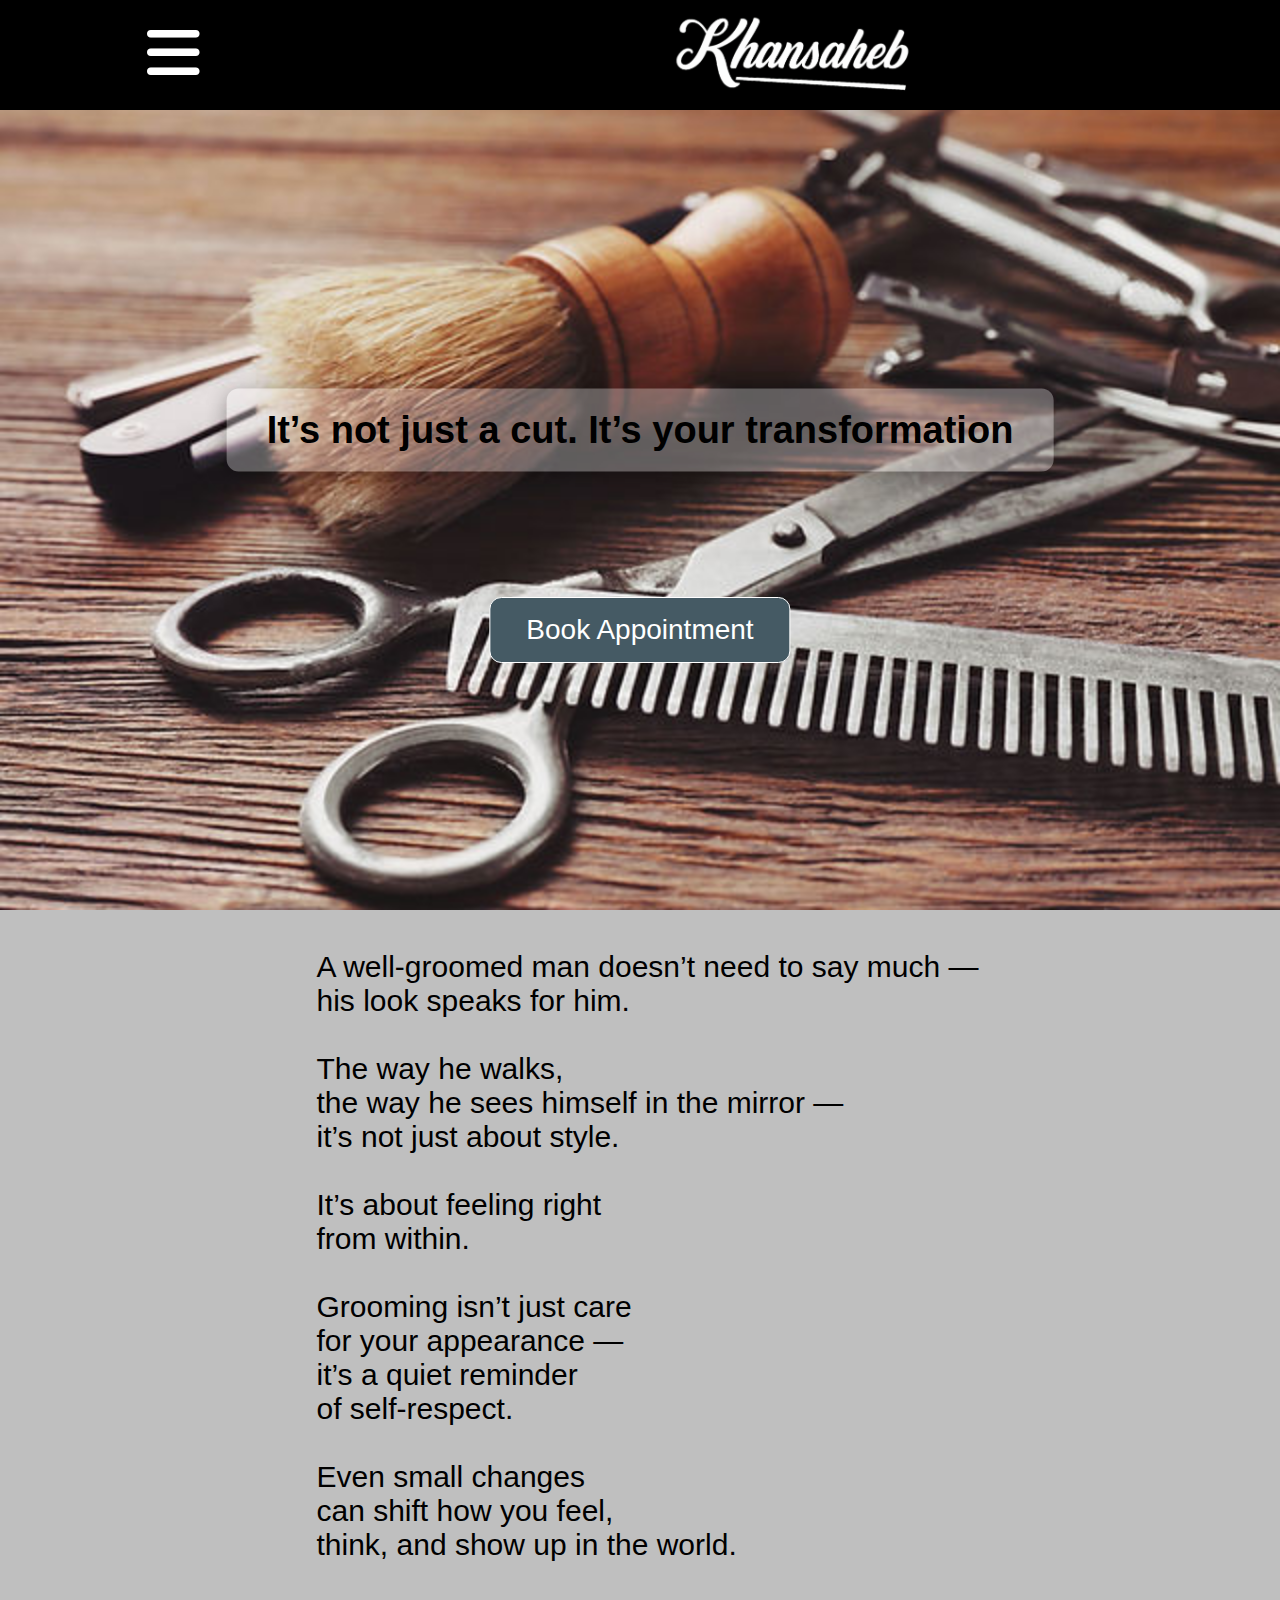
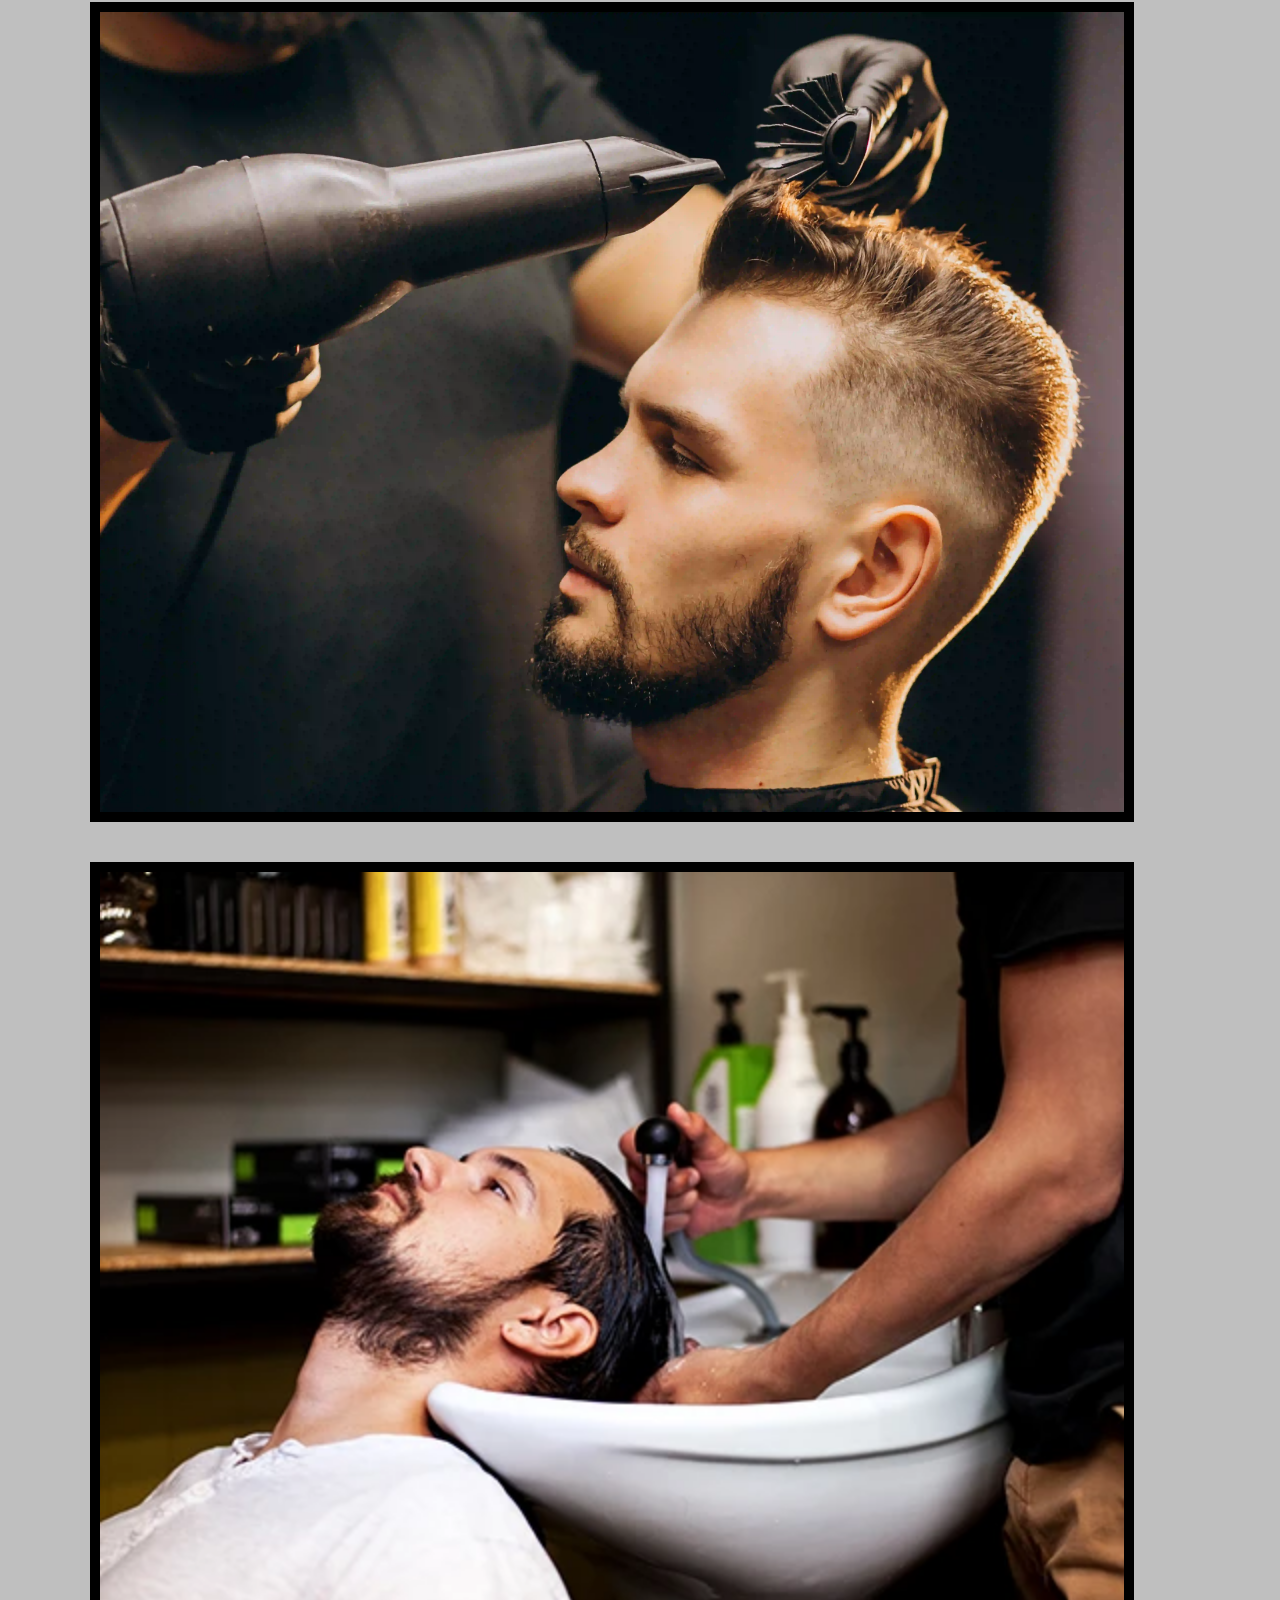
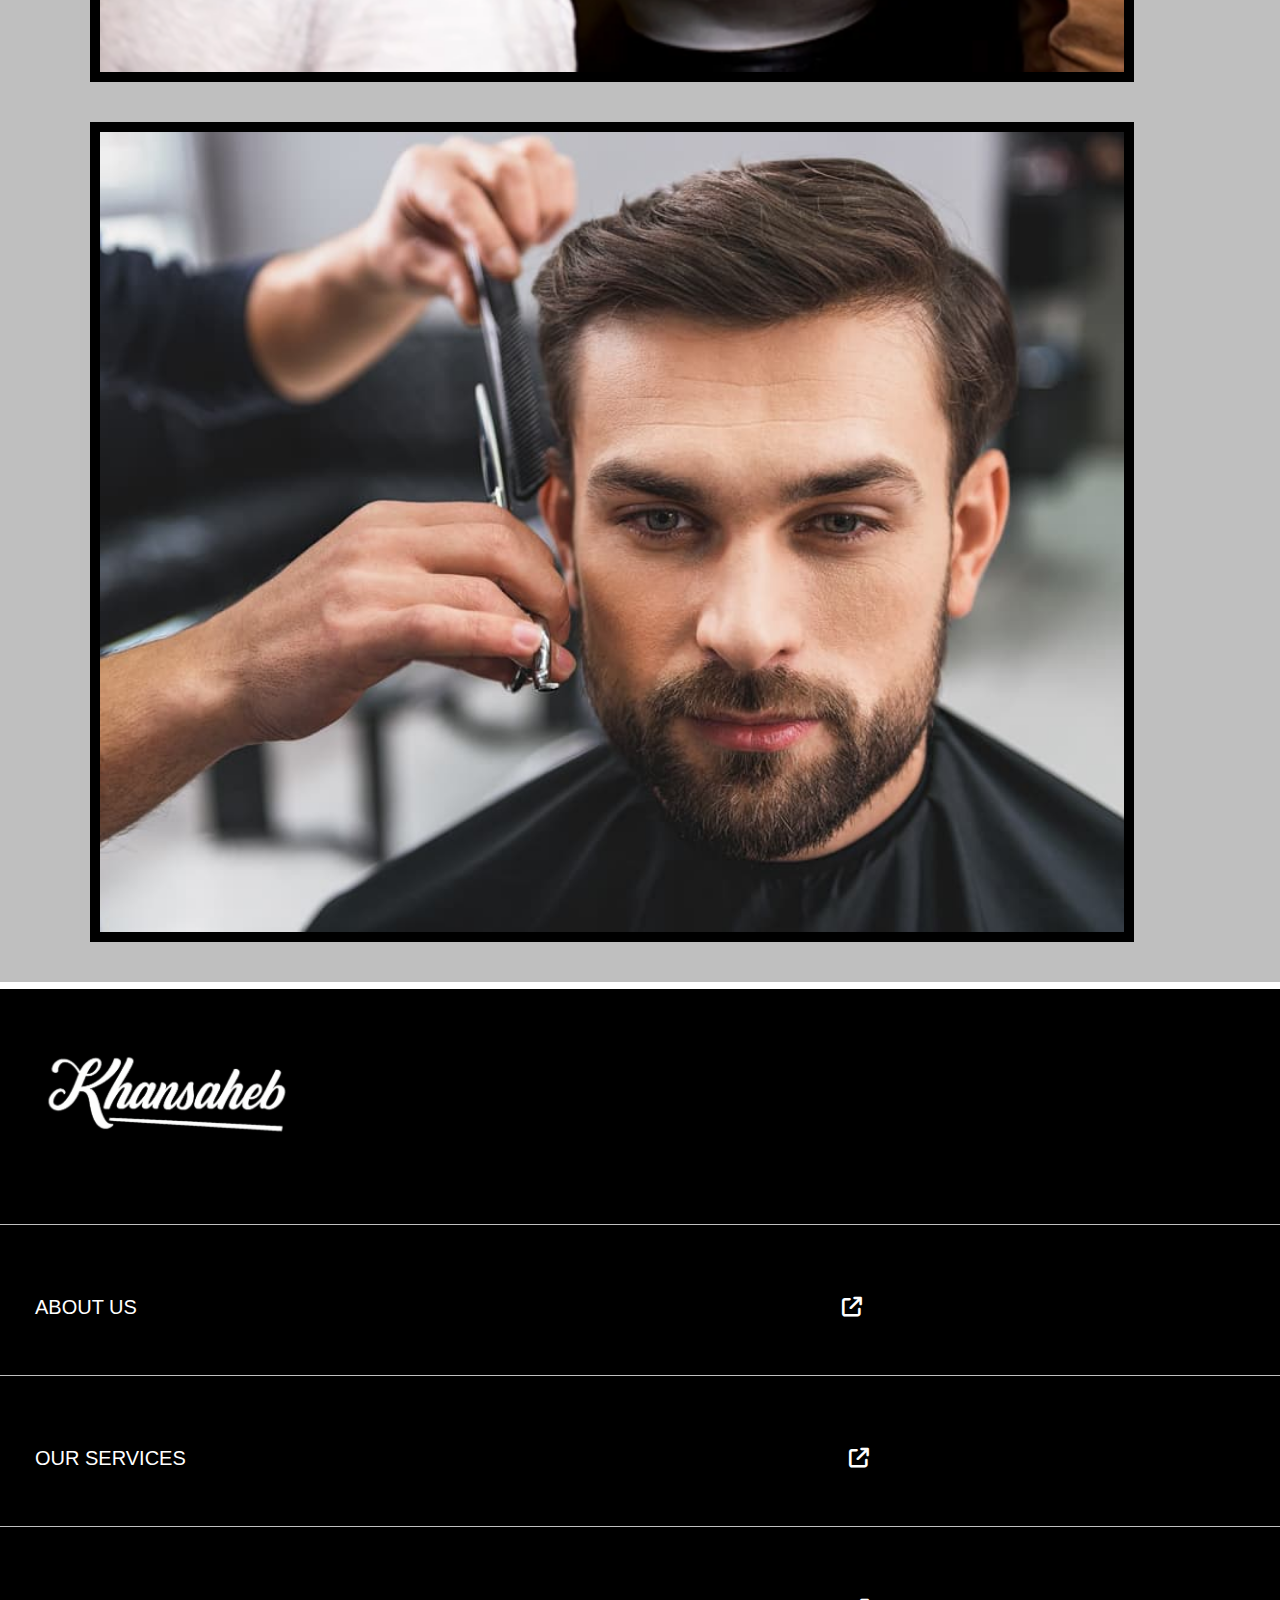
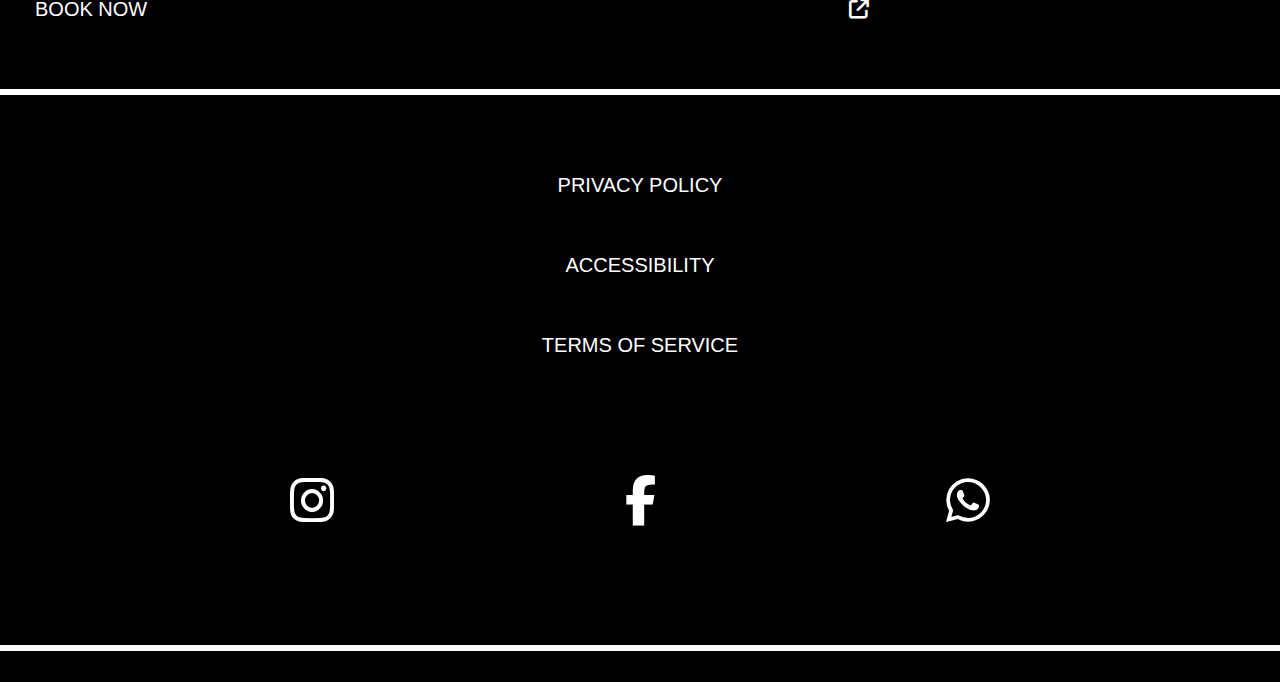
<file: index.html>
<!DOCTYPE html>
<html lang="en">
<head>
    <meta charset="UTF-8">
    <title>Men Salon</title>
    <link rel="stylesheet" href="salon.css">
    <link rel="stylesheet" href="https://cdnjs.cloudflare.com/ajax/libs/font-awesome/6.6.0/css/all.min.css">
</head>
<body class="body">
    <div class="header">
        <div class="nav-bar">
            <button class="nav-btn"><i id="menu-icon" class="fa-solid fa-bars"></i></button>
            <div class="sidebar">
                <ul class="menu-list">
                     <span class="closeBtn">×</span>
                    <li id="home">HOME</li>
                    <li id="about">ABOUT US</li>
                    <li id="services">SERVICES</li>
                    <li id="contact">CONTACT US</li>
                </ul>
            </div>
        </div>
        <div class="logo">
        </div>
    </div>
    <div class="body-box">
        <div class="book-image">
            <div class="text">
                <h1>It’s not just a cut. It’s your transformation</h1>
            </div>
        </div>
        <div class="btn-box">
            <button id="openpopupBtn" class="btn">Book Appointment</button>
        </div>
    </div>
    <div class="body-box2">
        <p>A well-groomed man doesn’t need to say much —<br>
  his look speaks for him.<br><br>

  The way he walks,<br>
  the way he sees himself in the mirror —<br>
  it’s not just about style.<br><br>

  It’s about feeling right<br>
  from within.<br><br>

  Grooming isn’t just care<br>
  for your appearance —<br>
  it’s a quiet reminder<br>
  of self-respect.<br><br>

  Even small changes<br>
  can shift how you feel,<br>
  think, and show up in the world.
</p>
    </div>
    <div class="img1"></div>
    <div class="img2"></div>
    <div class="img3"></div>
    <div class="footerbody">
        <div class="footer">
        <div class="footer-logo"></div>
        <div class="box1">
            <p id="about-page" class="box-text">ABOUT US <i class="fa-solid fa-arrow-up-right-from-square foot-icon1"></i> </p>
        </div>
        <div class="box2">
            <p id="service-page" class="box-text">OUR SERVICES <i class="fa-solid fa-arrow-up-right-from-square foot-icon2"></i> </p>
        </div>
        <div class="box3">
            <p id="form-page" class="box-text">BOOK NOW <i class="fa-solid fa-arrow-up-right-from-square foot-icon3"></i> </p>
        </div>
    </div>
    <div class="footer2">
        <div class="box-footer2 box-1st">
            <p id="privacy-page" class="box-footer2-text">PRIVACY POLICY</p>
        </div>
        <div class="box-footer2">
            <p id="access-page" class="box-footer2-text">ACCESSIBILITY</p>
        </div>
        <div class="box-footer2">
            <p id="terms-page" class="box-footer2-text">TERMS OF SERVICE</p>
        </div>
        <div class="social">
            <i id="insta"class="fa-brands fa-instagram"></i>
            <i id="facebook" class="fa-brands fa-facebook-f"></i>
            <i id="whatsapp"class="fa-brands fa-whatsapp"></i>
        </div>
    </div>
    </div>
  </div>
</div>    
</body>
<script src="salon.js"></script>
</html>
</file>
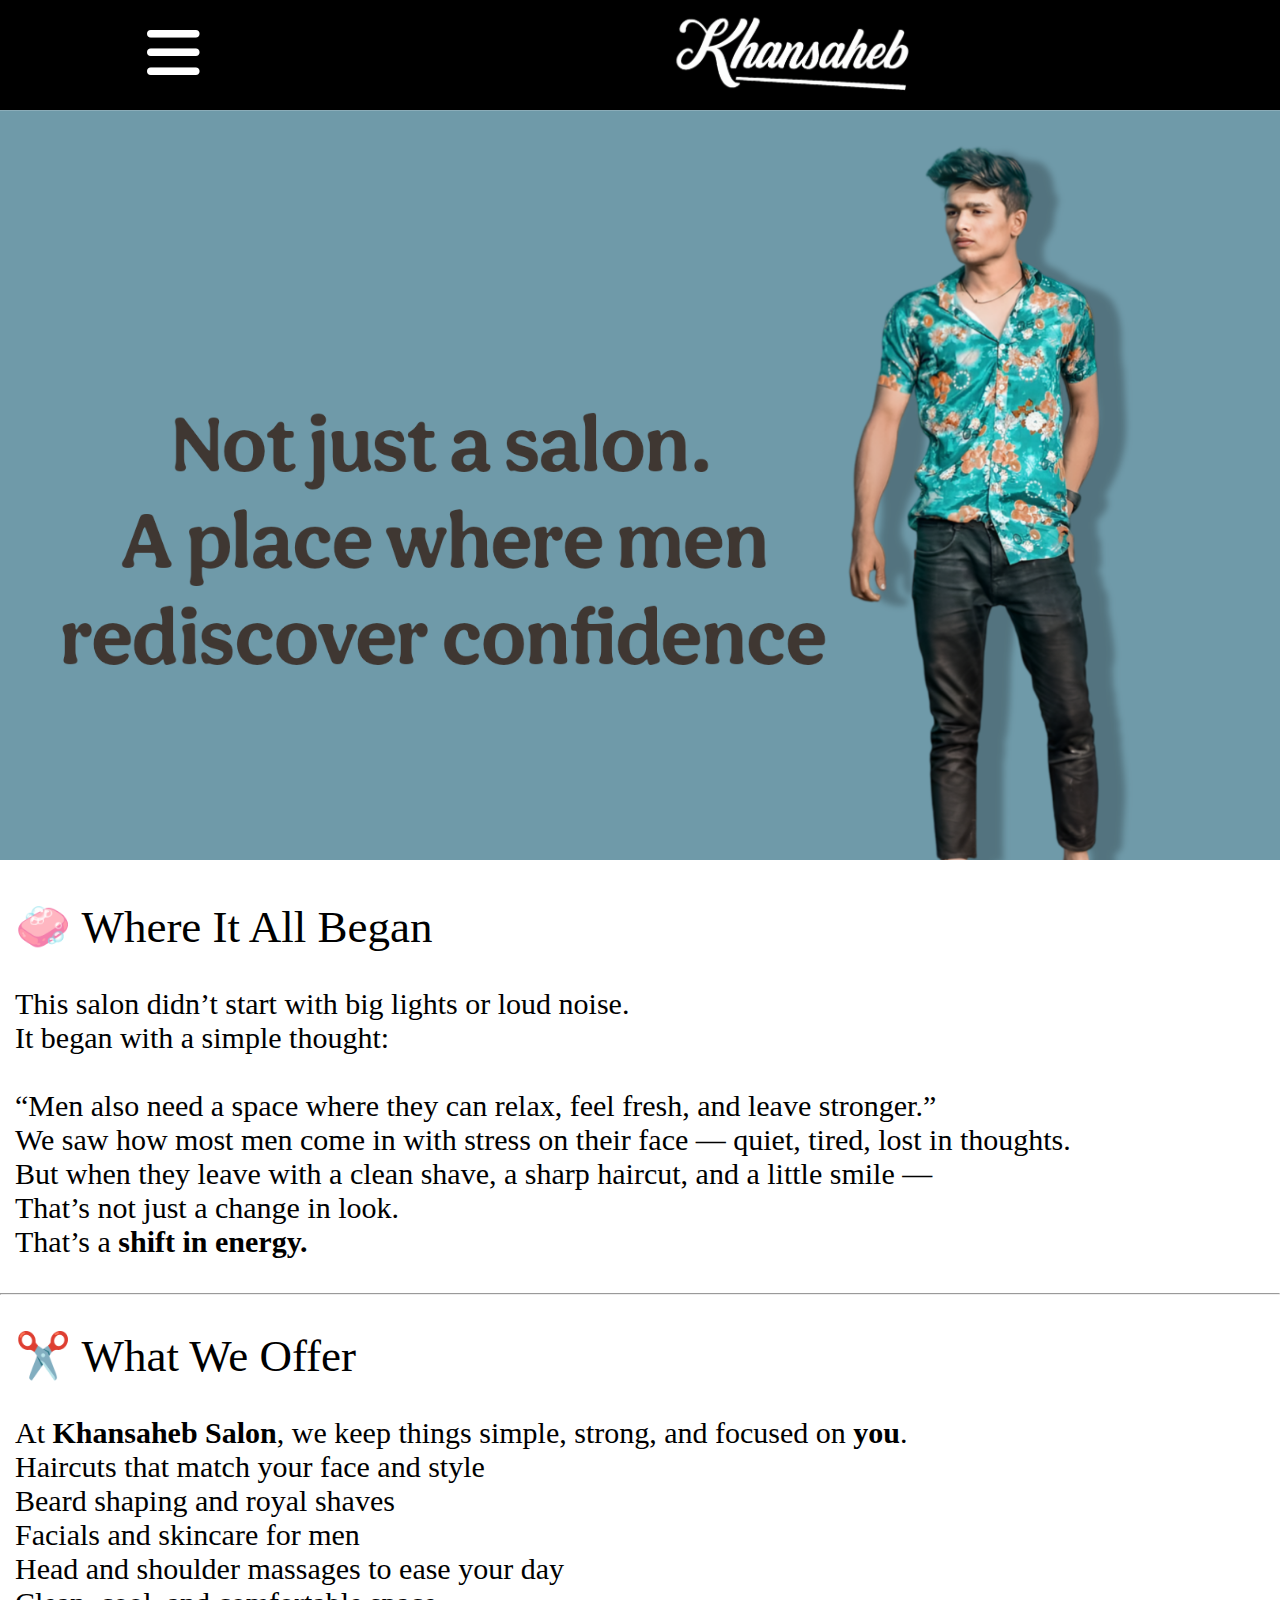
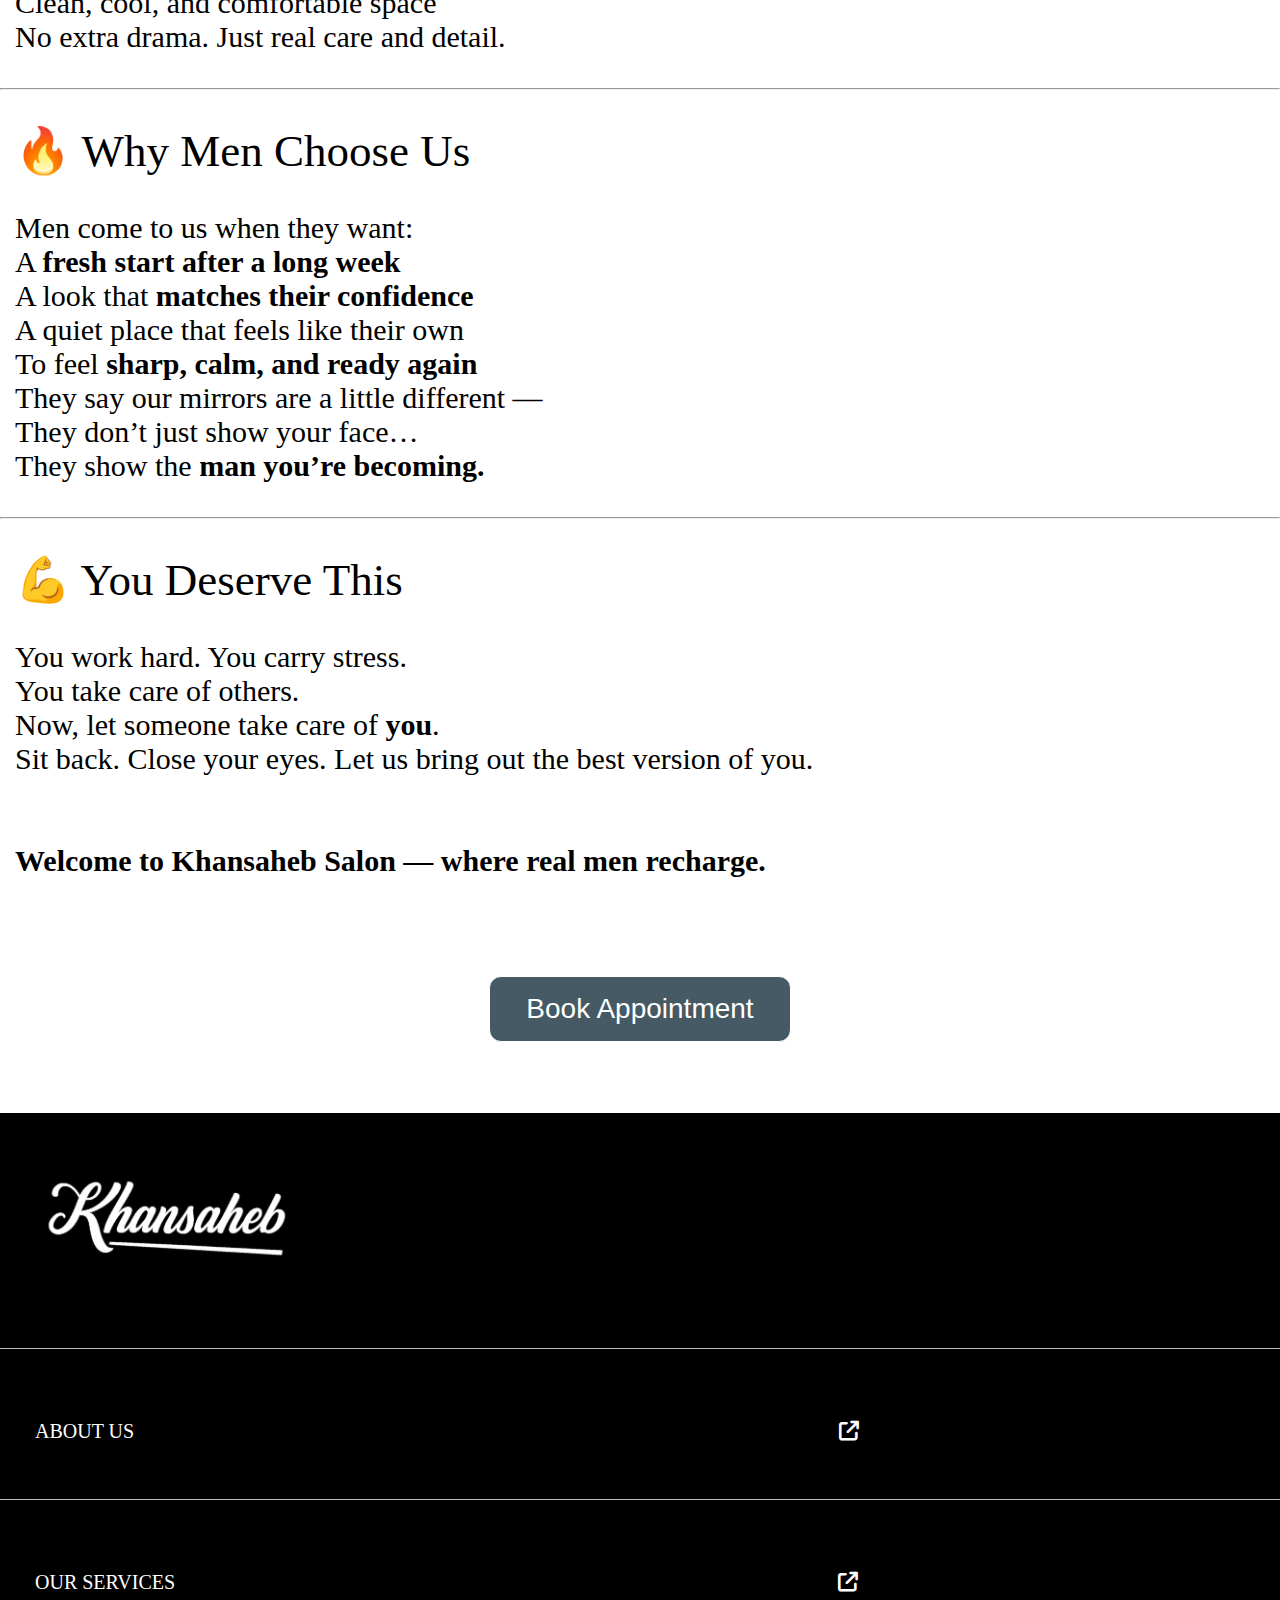
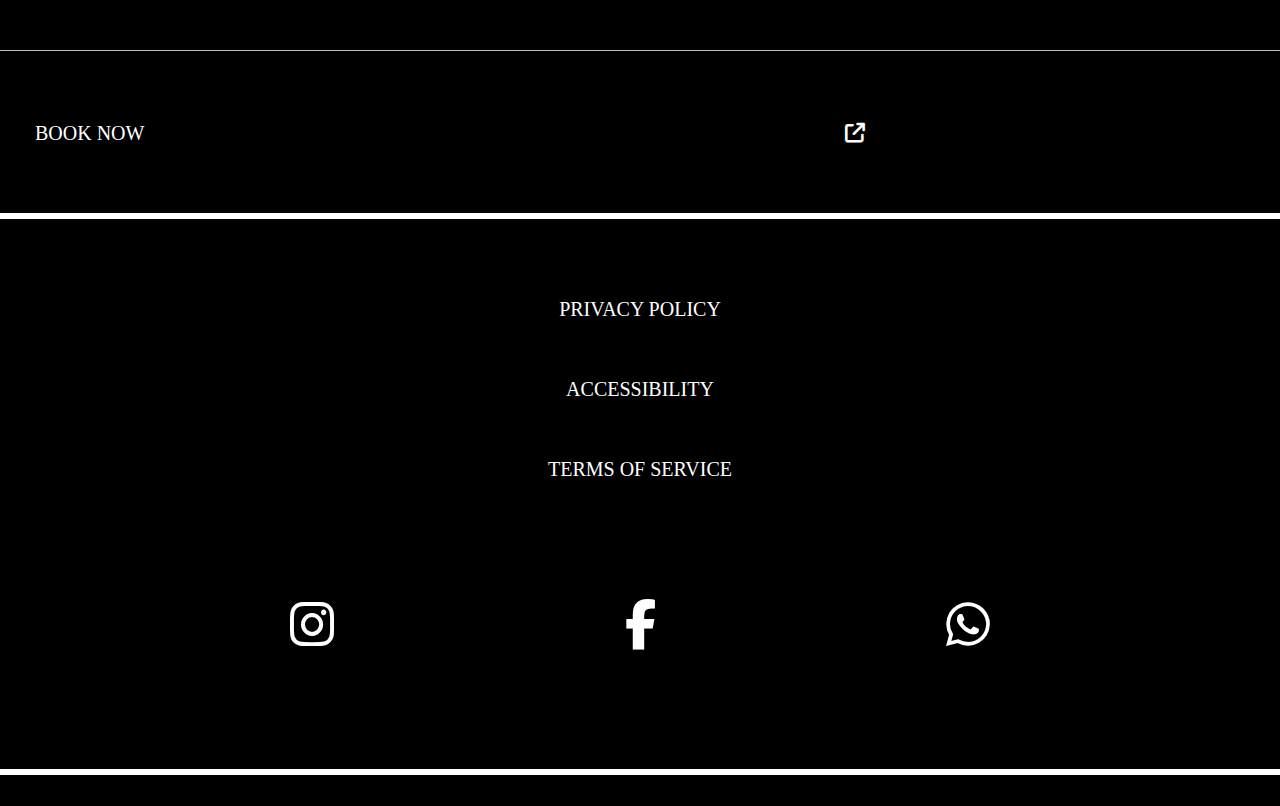
<file: aboutus.html>
<!DOCTYPE html>
<html lang="en">
<head>
    <meta charset="UTF-8">
    <title>about us page</title>
    <link rel="stylesheet" href="salon.css">
    <link rel="stylesheet" href="aboutus.css">
    <link rel="stylesheet" href="https://cdnjs.cloudflare.com/ajax/libs/font-awesome/6.6.0/css/all.min.css">
</head>
<body>
    <div class="header">
        <div class="nav-bar">
            <button class="nav-btn"><i id="menu-icon" class="fa-solid fa-bars"></i></button>
            <div class="sidebar">
                <ul class="menu-list">
                     <span class="closeBtn">×</span>
                    <li id="home">HOME</li>
                    <li id="about">ABOUT US</li>
                    <li id="services">SEVICES</li>
                    <li id="contact">CONTACT US</li>
                </ul>
            </div>
        </div>
        <div class="logo">
        </div>
    </div>
    <div class="about-img"></div>
    <div class="about-text">
  <h2>🧼 Where It All Began</h2>
  <br>
  <p>This salon didn’t start with big lights or loud noise.<br>
  It began with a simple thought:</p>
  <br>

  <blockquote>
      
    “Men also need a space where they can relax, feel fresh, and leave stronger.”
  </blockquote>

  <p>We saw how most men come in with stress on their face — quiet, tired, lost in thoughts.<br>
  But when they leave with a clean shave, a sharp haircut, and a little smile —<br>
  That’s not just a change in look.<br>
  That’s a <strong>shift in energy.</strong></p>
  <br>

  <hr>

  <br>
  <h2>✂️ What We Offer</h2>
  <br>
  <p>At <strong>Khansaheb Salon</strong>, we keep things simple, strong, and focused on <strong>you</strong>.</p>

  <ul>
    <li>Haircuts that match your face and style</li>
    <li>Beard shaping and royal shaves</li>
    <li>Facials and skincare for men</li>
    <li>Head and shoulder massages to ease your day</li>
    <li>Clean, cool, and comfortable space</li>
  </ul>

  <p>No extra drama. Just real care and detail.</p>
  <br>

  <hr>

  <br>
  <h2>🔥 Why Men Choose Us</h2>
  <br>
  <p>Men come to us when they want:</p>

  <ul>
    <li>A <strong>fresh start after a long week</strong></li>
    <li>A look that <strong>matches their confidence</strong></li>
    <li>A quiet place that feels like their own</li>
    <li>To feel <strong>sharp, calm, and ready again</strong></li>
  </ul>

  <p>They say our mirrors are a little different —<br>
  They don’t just show your face…<br>
  They show the <strong>man you’re becoming.</strong></p>
  <br>

  <hr>

  <br>
  <h2>💪 You Deserve This</h2>
  <br>
  <p>You work hard. You carry stress.<br>
  You take care of others.</p>

  <p>Now, let someone take care of <strong>you</strong>.<br>
  Sit back. Close your eyes. Let us bring out the best version of you.</p>
  <br>
  <br>

  <p><strong>Welcome to Khansaheb Salon — where real men recharge.</strong></p>
  <br>
    </div>
   <div class="btn-about">
       <div class="btn-box">
            <button id="openpopupBtn" class="btn">Book Appointment</button>
        </div>
       </div>
   <div class="footerbody">
        <div class="footer">
        <div class="footer-logo"></div>
        <div class="box1">
            <p id="about-page" class="box-text">ABOUT US <i class="fa-solid fa-arrow-up-right-from-square foot-icon1"></i> </p>
        </div>
        <div class="box2">
            <p id="service-page" class="box-text">OUR SERVICES <i class="fa-solid fa-arrow-up-right-from-square foot-icon2"></i> </p>
        </div>
        <div class="box3">
            <p id="form-page" class="box-text">BOOK NOW <i class="fa-solid fa-arrow-up-right-from-square foot-icon3"></i> </p>
        </div>
    </div>
    <div class="footer2">
        <div class="box-footer2 box-1st">
            <p id="privacy-page" class="box-footer2-text">PRIVACY POLICY</p>
        </div>
        <div class="box-footer2">
            <p id="access-page" class="box-footer2-text">ACCESSIBILITY</p>
        </div>
        <div class="box-footer2">
            <p id="terms-page" class="box-footer2-text">TERMS OF SERVICE</p>
        </div>
        <div class="social">
            <i id="insta" class="fa-brands fa-instagram"></i>
            <i id="facebook" class="fa-brands fa-facebook-f"></i>
            <i id="whatsapp" class="fa-brands fa-whatsapp"></i>
        </div>
    </div>
    </div>
  </div>
</div>

</body>
<script src="salon.js"></script>
</html>
</file>
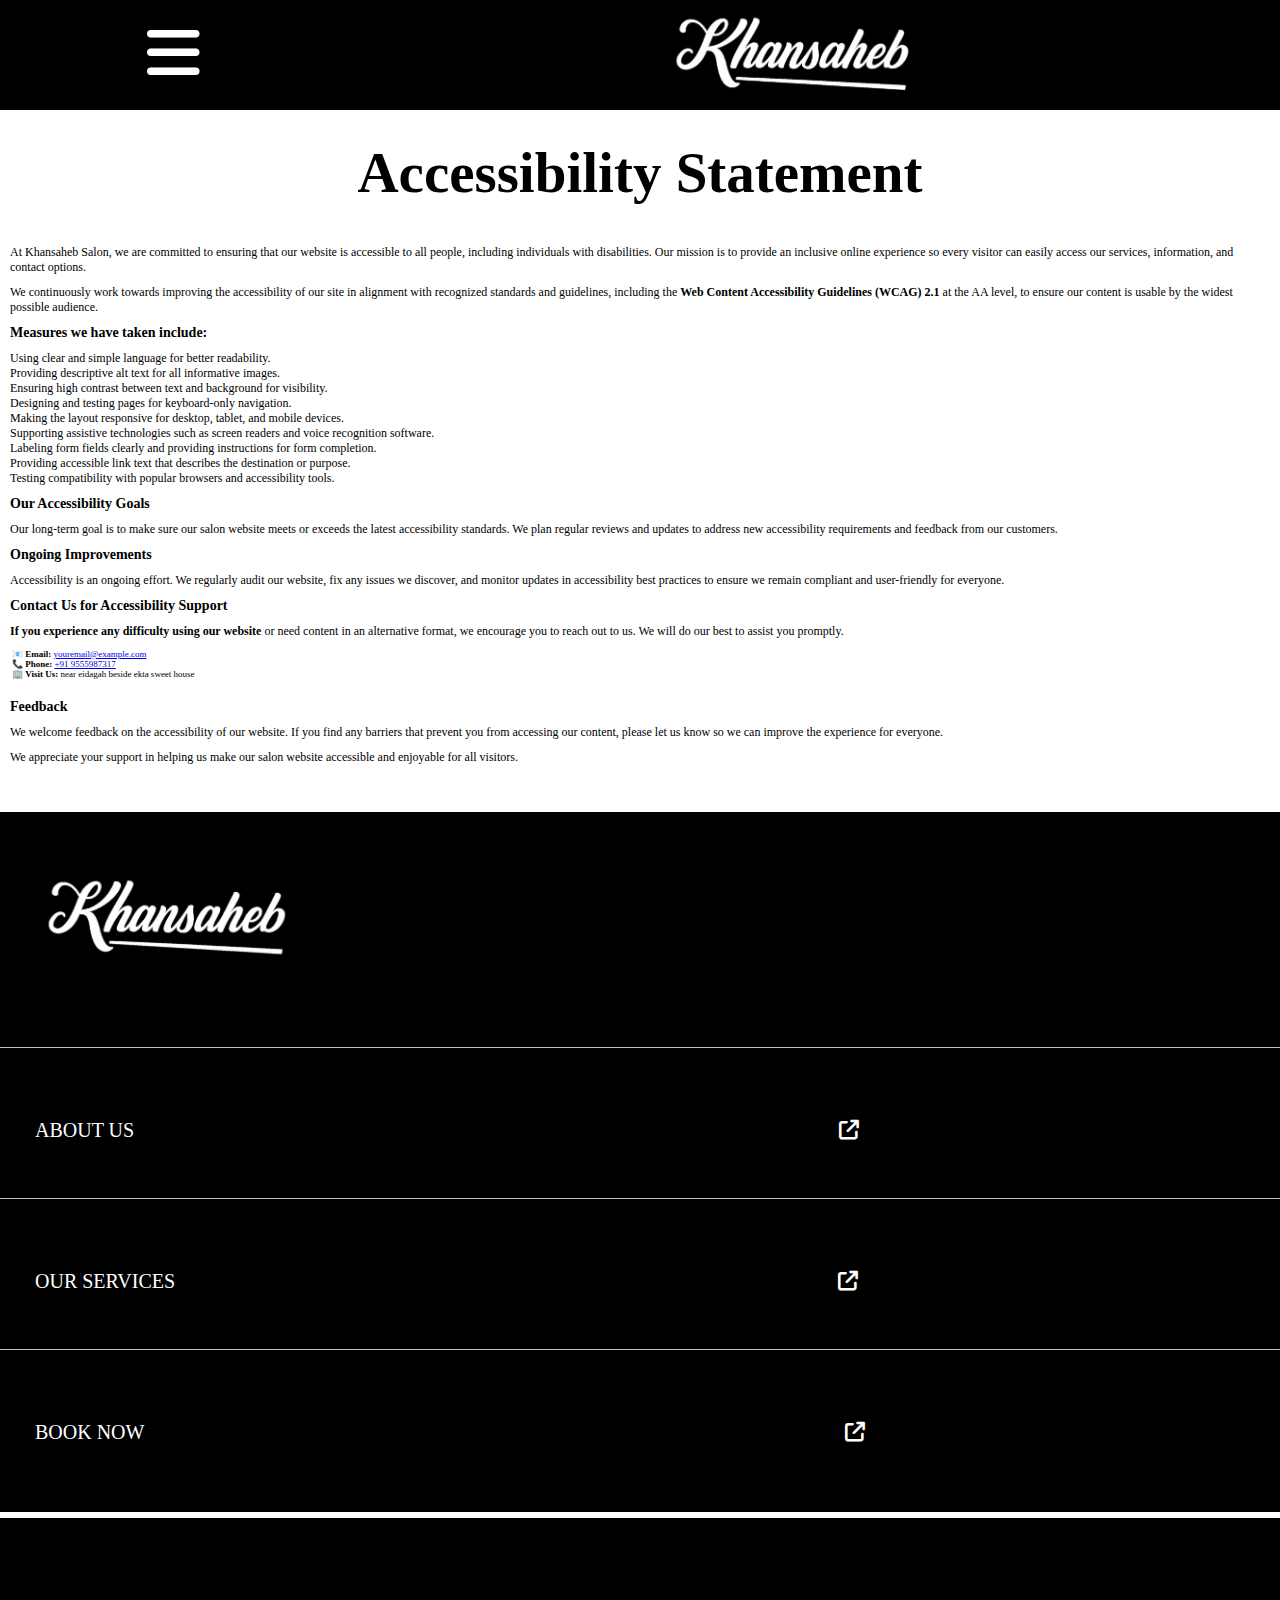
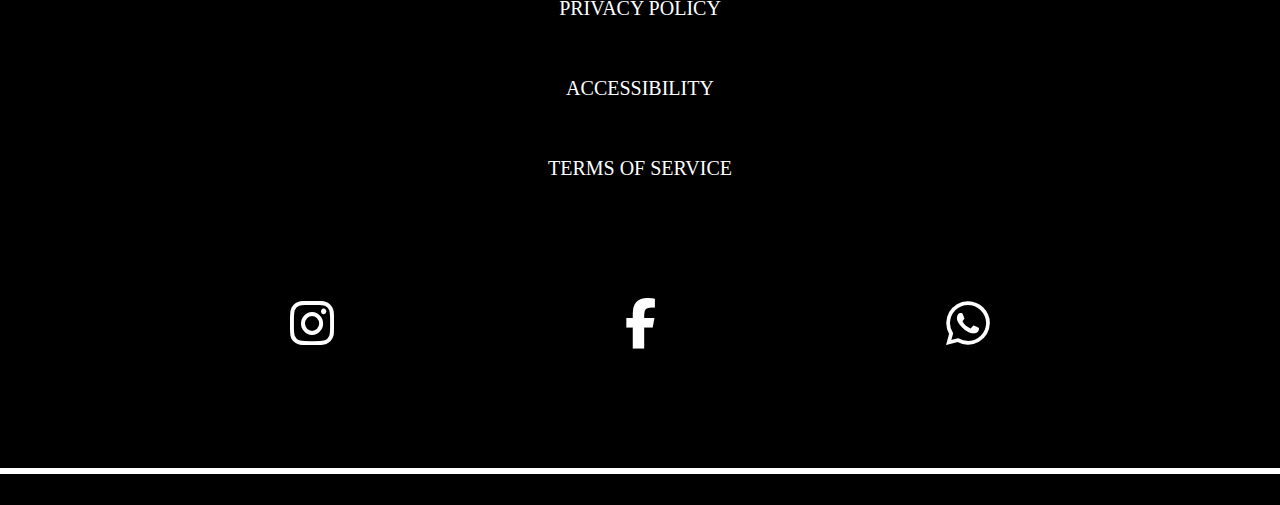
<file: accessibility.html>
<!DOCTYPE html>
<html lang="en">
<head>
    <meta charset="UTF-8">
    <title>accessibility-page</title>
    <link rel="stylesheet" href="salon.css">
    <link rel="stylesheet" href="accessibility.css">
    <link rel="stylesheet" href="https://cdnjs.cloudflare.com/ajax/libs/font-awesome/6.6.0/css/all.min.css">
</head>
<body>
    <div class="header">
        <div class="nav-bar">
            <button class="nav-btn"><i id="menu-icon" class="fa-solid fa-bars"></i></button>
            <div class="sidebar">
                <ul class="menu-list">
                     <span class="closeBtn">×</span>
                    <li id="home">HOME</li>
                    <li id="about">ABOUT US</li>
                    <li id="services">SERVICES</li>
                    <li id="contact">CONTACT US</li>
                </ul>
            </div>
        </div>
        <div class="logo">
        </div>
    </div>
<section>
    <div class="access-head">
        <h2>Accessibility Statement</h2>
    </div>

    <p class="para">At Khansaheb Salon, we are committed to ensuring that our website is accessible to all people, including individuals with disabilities. 
    Our mission is to provide an inclusive online experience so every visitor can easily access our services, information, and contact options.</p>

    <p class="para">We continuously work towards improving the accessibility of our site in alignment with recognized standards and guidelines, including the 
    <strong>Web Content Accessibility Guidelines (WCAG) 2.1</strong> at the AA level, to ensure our content is usable by the widest possible audience.</p>

    <h3 class="head2">Measures we have taken include:</h3>
    <ul class="para">
        <li>Using clear and simple language for better readability.</li>
        <li>Providing descriptive alt text for all informative images.</li>
        <li>Ensuring high contrast between text and background for visibility.</li>
        <li>Designing and testing pages for keyboard-only navigation.</li>
        <li>Making the layout responsive for desktop, tablet, and mobile devices.</li>
        <li>Supporting assistive technologies such as screen readers and voice recognition software.</li>
        <li>Labeling form fields clearly and providing instructions for form completion.</li>
        <li>Providing accessible link text that describes the destination or purpose.</li>
        <li>Testing compatibility with popular browsers and accessibility tools.</li>
    </ul>

    <h3 class="head2">Our Accessibility Goals</h3>
    <p class="para">Our long-term goal is to make sure our salon website meets or exceeds the latest accessibility standards. We plan regular reviews and 
    updates to address new accessibility requirements and feedback from our customers.</p>

    <h3 class="head2">Ongoing Improvements</h3>
    <p class="para">Accessibility is an ongoing effort. We regularly audit our website, fix any issues we discover, and monitor updates in accessibility 
    best practices to ensure we remain compliant and user-friendly for everyone.</p>

    <h3 class="head2">Contact Us for Accessibility Support</h3>
    <p class="para"><strong>If you experience any difficulty using our website</strong> or need content in an alternative format, we encourage you to reach out to us. 
    We will do our best to assist you promptly.</p>

    <p class="contact">
        📧 <strong>Email:</strong> <a href="mailto:youremail@example.com">youremail@example.com</a><br>
        📞 <strong>Phone:</strong> <a href="tel:+919555987317">+91 9555987317</a><br>
        🏢 <strong>Visit Us:</strong> near eidagah beside ekta sweet house
    </p>

    <h3 class="head2">Feedback</h3>
    <p class="para">We welcome feedback on the accessibility of our website. If you find any barriers that prevent you from accessing our content, please 
    let us know so we can improve the experience for everyone.</p>

    <p class="para">We appreciate your support in helping us make our salon website accessible and enjoyable for all visitors.</p>
</section>
<div class="footerbody">
        <div class="footer">
        <div class="footer-logo"></div>
        <div class="box1">
            <p id="about-page" class="box-text">ABOUT US <i class="fa-solid fa-arrow-up-right-from-square foot-icon1"></i> </p>
        </div>
        <div class="box2">
            <p id="service-page" class="box-text">OUR SERVICES <i class="fa-solid fa-arrow-up-right-from-square foot-icon2"></i> </p>
        </div>
        <div class="box3">
            <p id="form-page" class="box-text">BOOK NOW <i class="fa-solid fa-arrow-up-right-from-square foot-icon3"></i> </p>
        </div>
    </div>
    <div class="footer2">
        <div class="box-footer2 box-1st">
            <p id="privacy-page" class="box-footer2-text">PRIVACY POLICY</p>
        </div>
        <div class="box-footer2">
            <p id="access-page" class="box-footer2-text">ACCESSIBILITY</p>
        </div>
        <div class="box-footer2">
            <p id="terms-page" class="box-footer2-text">TERMS OF SERVICE</p>
        </div>
        <div class="social">
            <i id="insta" class="fa-brands fa-instagram"></i>
            <i id="facebook" class="fa-brands fa-facebook-f"></i>
            <i id="whatsapp" class="fa-brands fa-whatsapp"></i>
        </div>
    </div>
    </div>
  </div>
</div>
<script src="salon.js"></script>
</body>
</html>
</file>
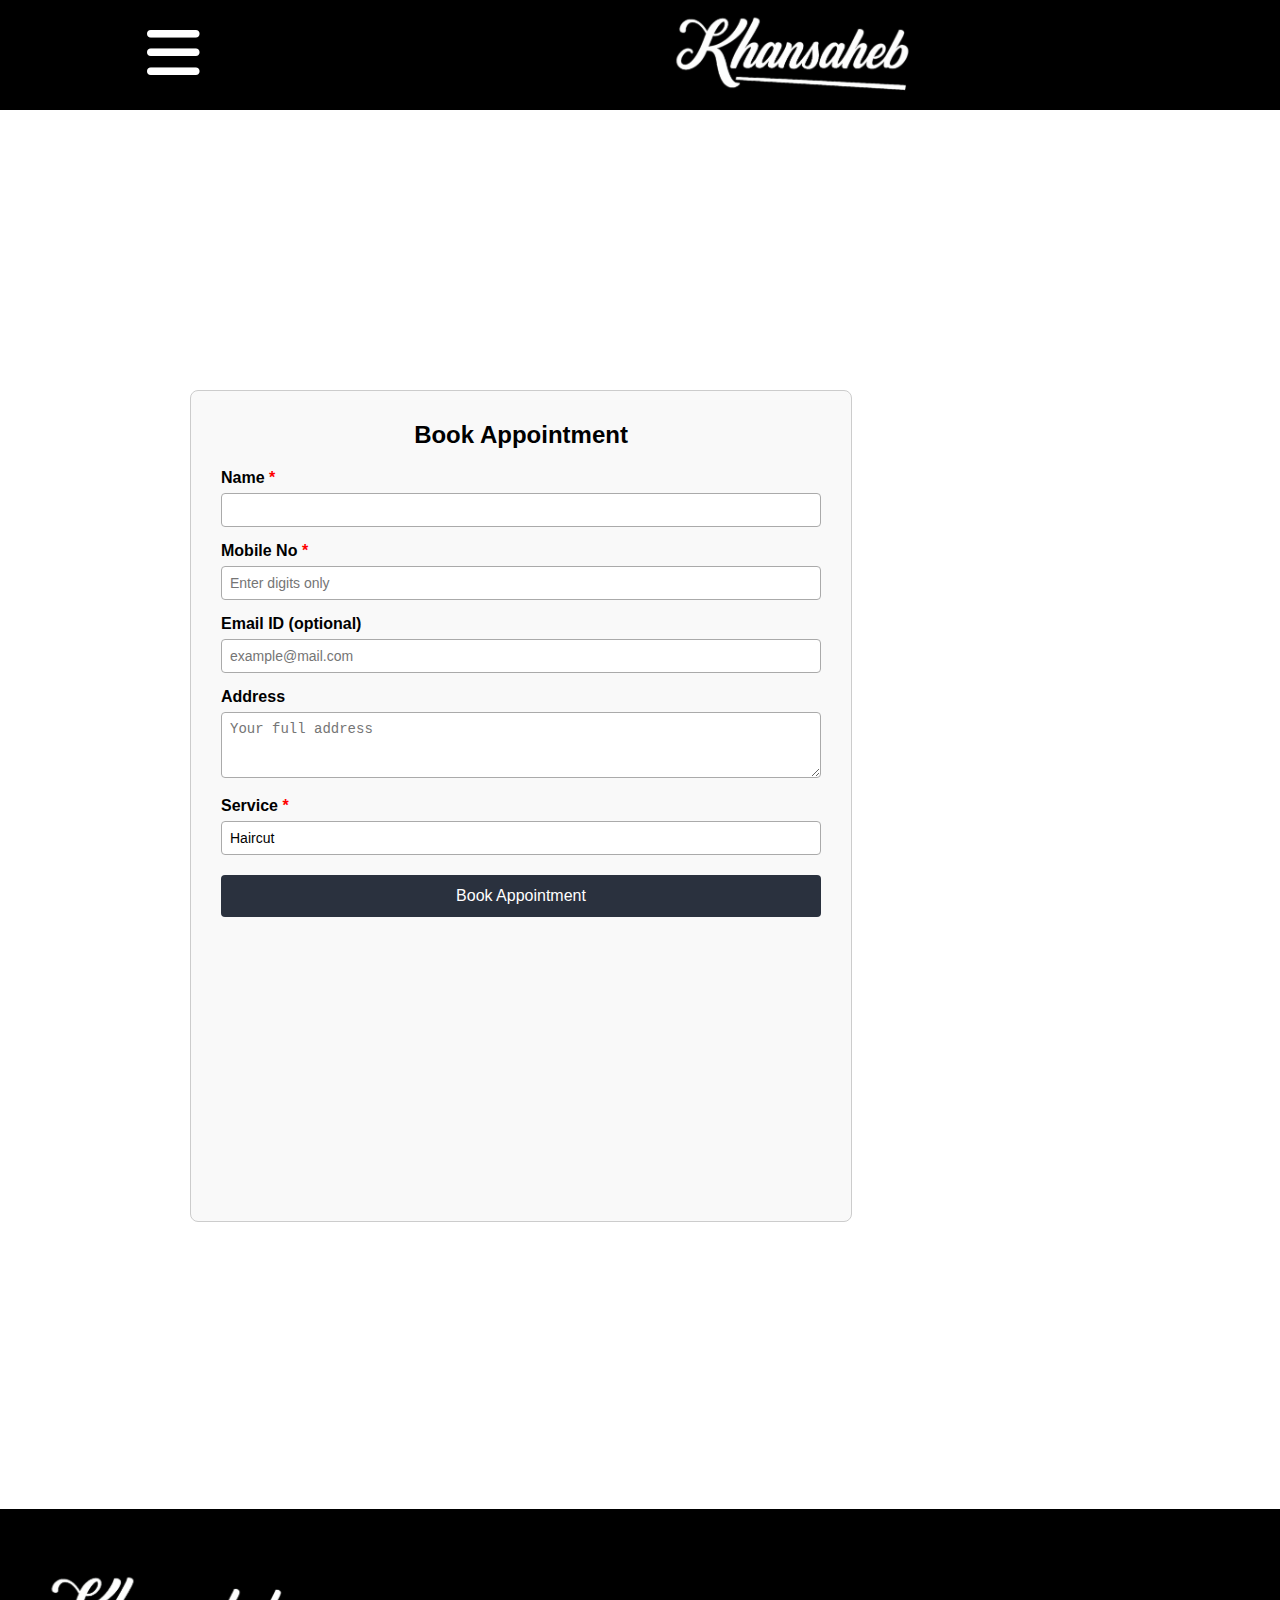
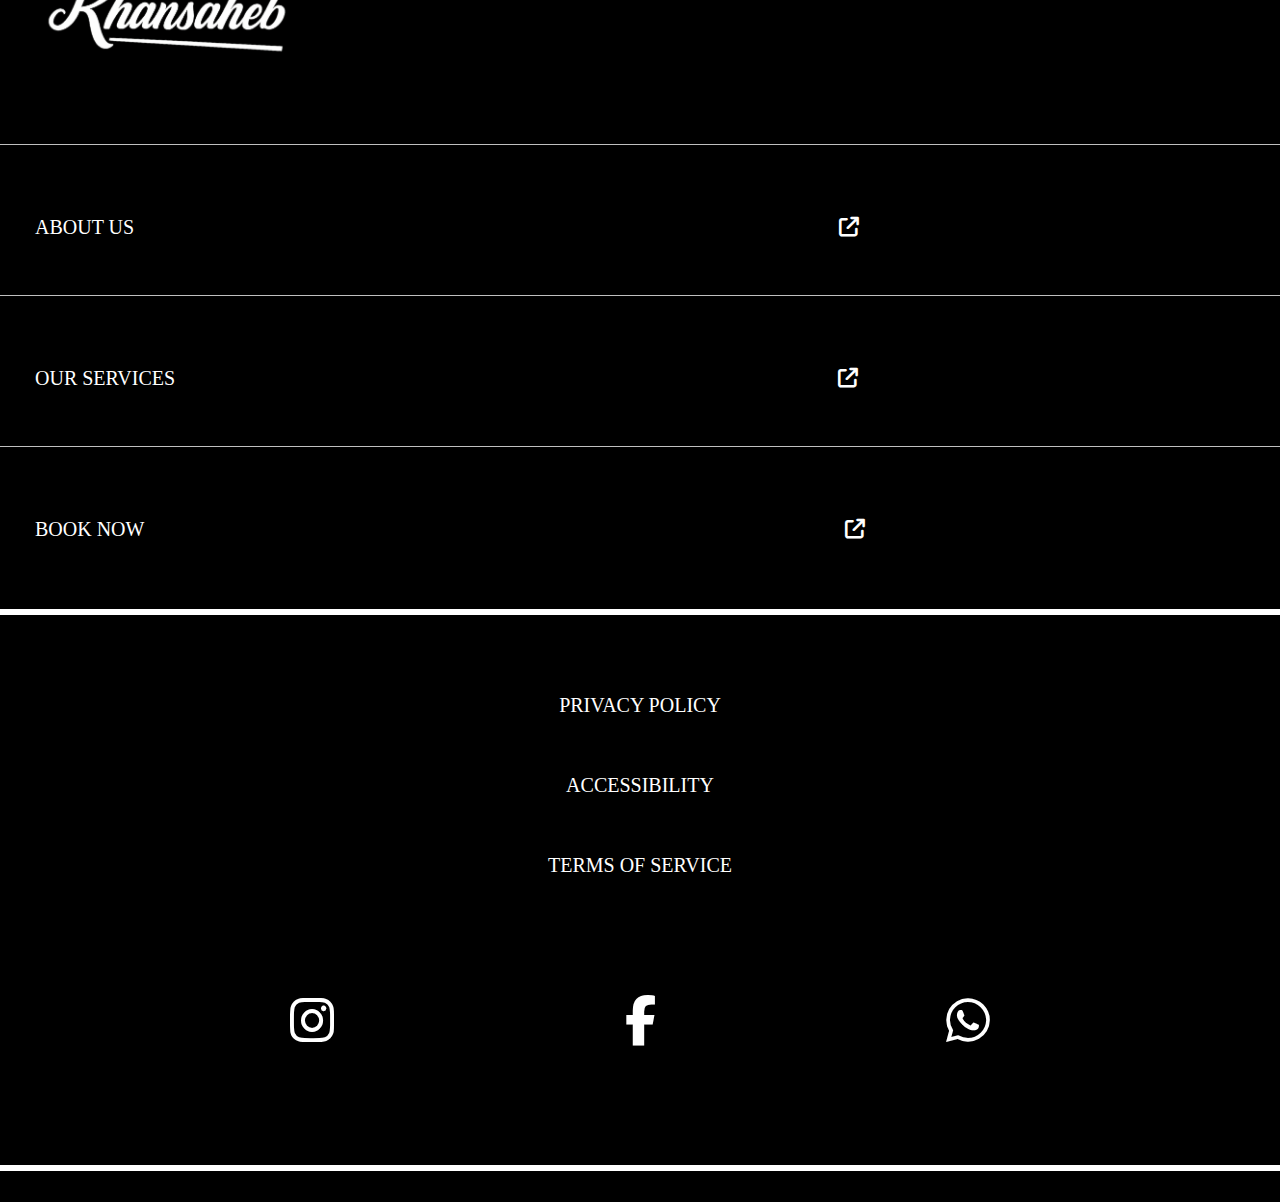
<file: form.html>
<!DOCTYPE html>
<html lang="en">
<head>
    <meta charset="UTF-8">
    <title>appointment form page</title>
    <link rel="stylesheet" href="salon.css">
    <link rel="stylesheet" href="form.css">
    <link rel="stylesheet" href="https://cdnjs.cloudflare.com/ajax/libs/font-awesome/6.6.0/css/all.min.css">
</head>
<body>
        <div class="header">
        <div class="nav-bar">
            <button class="nav-btn"><i id="menu-icon" class="fa-solid fa-bars"></i></button>
            <div class="sidebar">
                <ul class="menu-list">
                     <span class="closeBtn">×</span>
                    <li id="home">HOME</li>
                    <li id="about">ABOUT US</li>
                    <li id="services">SERVICES</li>
                    <li id="contact">CONTACT US</li>
                </ul>
            </div>
        </div>
        <div class="logo">
        </div>
    </div>
<div id="popupForm" class="form-body">
    
    <h2 class="h2">Book Appointment</h2>
  <form action="https://formspree.io/f/xeozvrjz" method="POST" class="appointment-form">
    <label for="name">Name <span class="required">*</span></label>
    <input type="text" id="name" name="name" required />

    <label for="mobile">Mobile No <span class="required">*</span></label>
    <input type="tel" id="mobile" name="mobile" pattern="[0-9]{10,15}" placeholder="Enter digits only" required />

    <label for="email">Email ID (optional)</label>
    <input type="email" id="email" name="_replyto" placeholder="example@mail.com" />    

    <label for="address">Address</label>
    <textarea id="address" name="address" rows="3" placeholder="Your full address"></textarea>

    <label for="service">Service <span class="required">*</span></label>
        <select id="service" name="service" required>
  <option disabled style="font-weight:700; background:#eee; color:#000;">Hair</option>
  <option value="Haircut">Haircut</option>
  <option value="Hair Wash & Conditioning">Hair Wash & Conditioning</option>
  <option value="Hair Styling">Hair Styling</option>
  <option value="Hair Color / Grey Coverage">Hair Color / Grey Coverage</option>
  <option value="Hair Spa">Hair Spa</option>

  <option disabled style="font-weight:700; background:#eee; color:#000;">Beard & Shaving</option>
  <option value="Beard Trim / Shaping">Beard Trim / Shaping</option>
  <option value="Classic Shave">Classic Shave</option>
  <option value="Luxury Shave (Hot Towel)">Luxury Shave (Hot Towel)</option>
  <option value="Beard Color">Beard Color</option>

  <option disabled style="font-weight:700; background:#eee; color:#000;">Face and Skin Care</option>
  <option value="Express Facial">Express Facial</option>
  <option value="Tan Removal">Tan Removal</option>
  <option value="Face Cleanup & Massage">Face Cleanup & Massage</option>

  <option disabled style="font-weight:700; background:#eee; color:#000;">Massage</option>
  <option value="Head Massage">Head Massage</option>
  <option value="Neck & Shoulder Massage">Neck & Shoulder Massage</option>

  <option disabled style="font-weight:700; background:#eee; color:#000;">Grooming</option>
  <option value="Eyebrow Threading">Eyebrow Threading</option>
  <option value="Ear & Nose Hair Trim">Ear & Nose Hair Trim</option>

  <option disabled style="font-weight:700; background:#eee; color:#000;">Grooming Packages</option>
  <option value="Basic Grooming Pack">Basic Grooming Pack</option>
  <option value="Premium Grooming Pack">Premium Grooming Pack</option>
</select>


    <button type="submit">Book Appointment</button>
  </form>
</div>
<div class="footerbody">
        <div class="footer">
        <div class="footer-logo"></div>
        <div class="box1">
            <p id="about-page" class="box-text">ABOUT US <i class="fa-solid fa-arrow-up-right-from-square foot-icon1"></i> </p>
        </div>
        <div class="box2">
            <p id="service-page" class="box-text">OUR SERVICES <i class="fa-solid fa-arrow-up-right-from-square foot-icon2"></i> </p>
        </div>
        <div class="box3">
            <p id="form-page" class="box-text">BOOK NOW <i class="fa-solid fa-arrow-up-right-from-square foot-icon3"></i> </p>
        </div>
    </div>
    <div class="footer2">
        <div class="box-footer2 box-1st">
            <p id="privacy-page" class="box-footer2-text">PRIVACY POLICY</p>
        </div>
        <div class="box-footer2">
            <p id="access-page" class="box-footer2-text">ACCESSIBILITY</p>
        </div>
        <div class="box-footer2">
            <p id="terms-page" class="box-footer2-text">TERMS OF SERVICE</p>
        </div>
        <div class="social">
            <i id="insta" class="fa-brands fa-instagram"></i>
            <i id="facebook" class="fa-brands fa-facebook-f"></i>
            <i id="whatsapp" class="fa-brands fa-whatsapp"></i>
        </div>
    </div>
    </div>
  </div>
</div>
<script src="salon.js"></script>
</body>
</html>
</file>
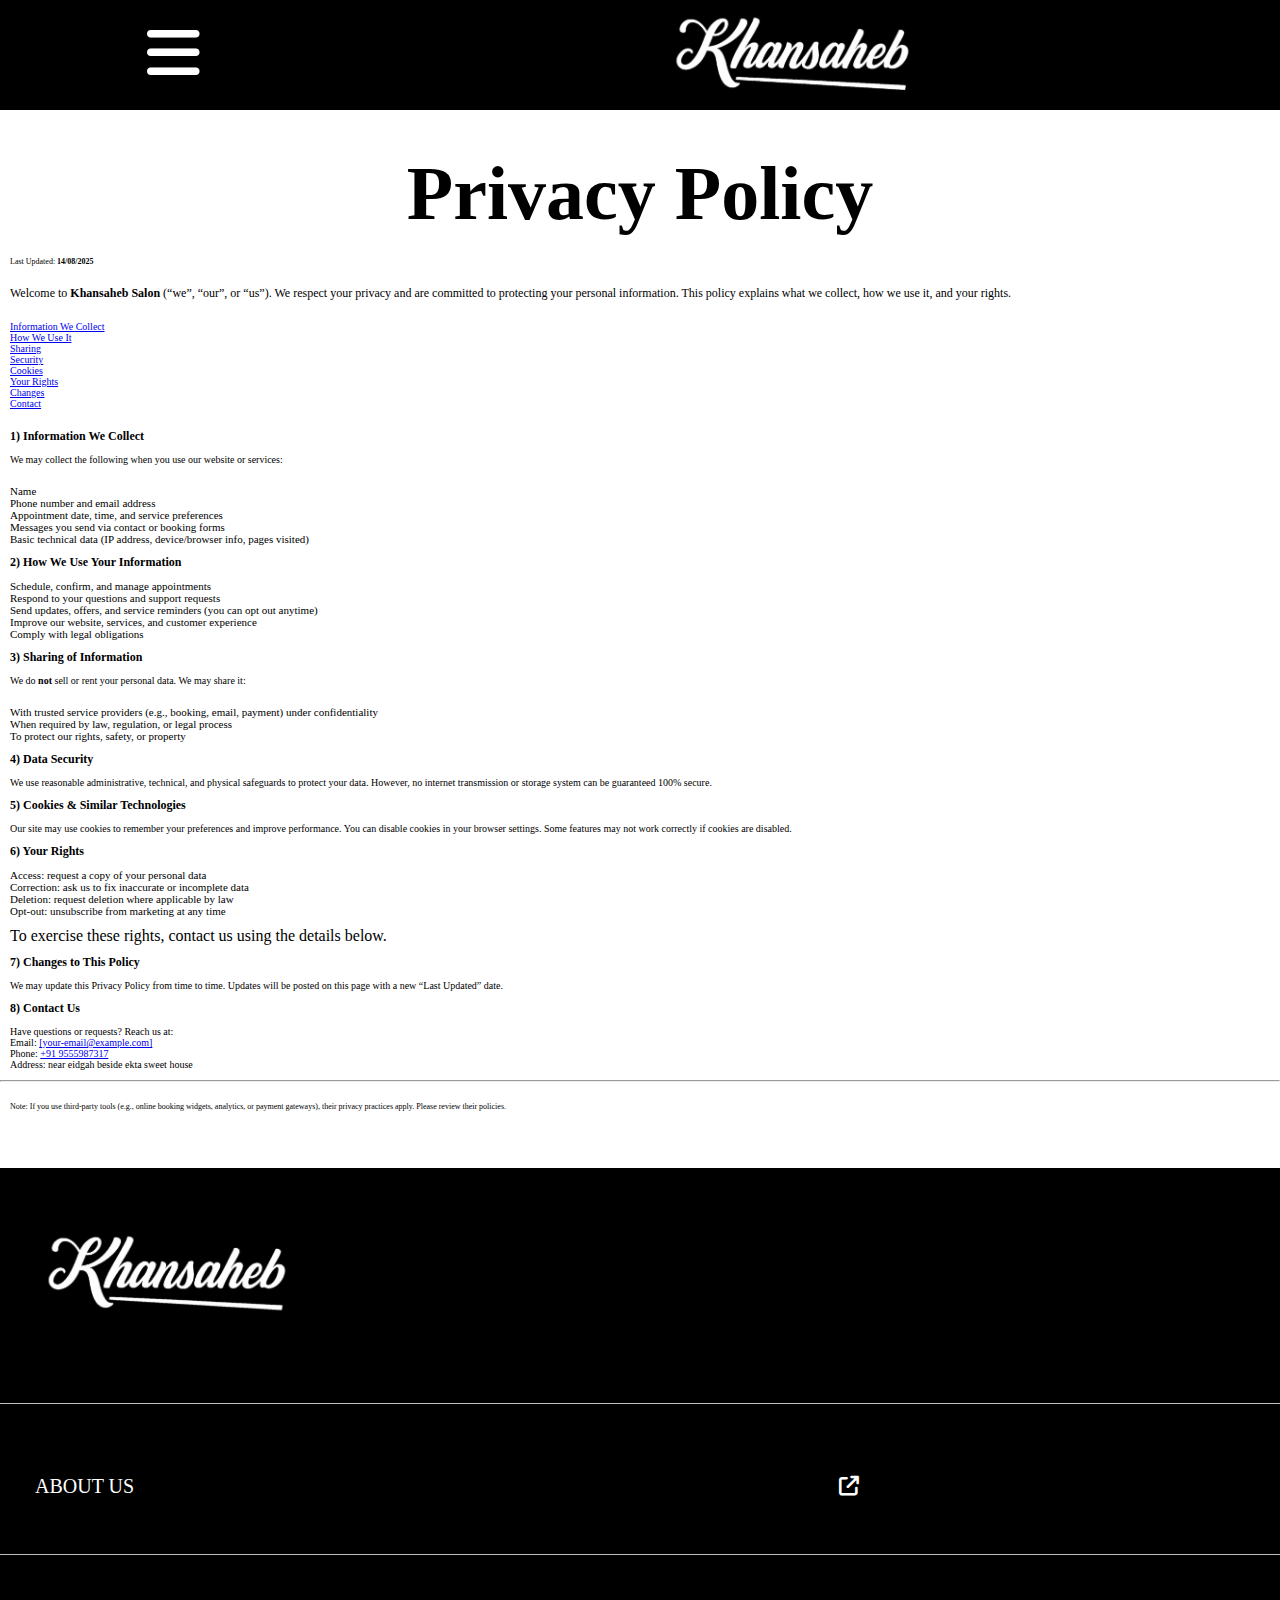
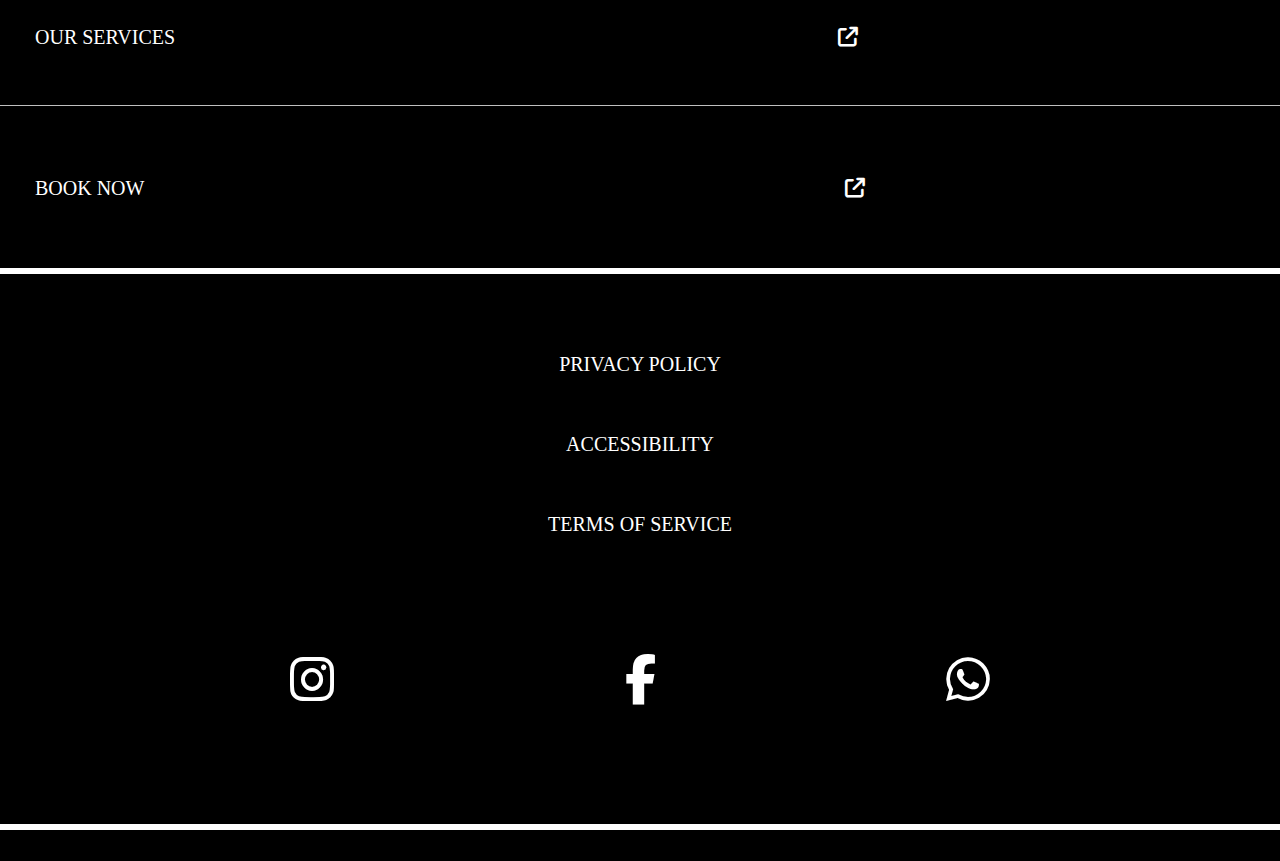
<file: privacy.html>
<!DOCTYPE html>
<html lang="en">
<head>
    <meta charset="UTF-8">
    <title>Privacy policy page</title>
    <link rel="stylesheet" href="salon.css">
    <link rel="stylesheet" href="privacy.css">
    <link rel="stylesheet" href="https://cdnjs.cloudflare.com/ajax/libs/font-awesome/6.6.0/css/all.min.css">
</head>
<body>
    <div class="header">
        <div class="nav-bar">
            <button class="nav-btn"><i id="menu-icon" class="fa-solid fa-bars"></i></button>
            <div class="sidebar">
                <ul class="menu-list">
                     <span class="closeBtn">×</span>
                    <li id="home">HOME</li>
                    <li id="about">ABOUT US</li>
                    <li id="services">SERVICES</li>
                    <li id="contact">CONTACT US</li>
                </ul>
            </div>
        </div>
        <div class="logo">
        </div>
    </div>
    <header>
  <div class="privacy-head">
      <h1>Privacy Policy</h1>
  </div>
  <p class="date">Last Updated: <strong>14/08/2025</strong></p>
</header>

<main>
  <article>
    <p class="para1">
      Welcome to <strong>Khansaheb Salon</strong> (“we”, “our”, or “us”). We respect your privacy and are committed to protecting your personal information.
      This policy explains what we collect, how we use it, and your rights.
    </p>

    <nav class="links">
      <ul>
        <li><a href="#info-we-collect">Information We Collect</a></li>
        <li><a href="#how-we-use">How We Use It</a></li>
        <li><a href="#sharing">Sharing</a></li>
        <li><a href="#security">Security</a></li>
        <li><a href="#cookies">Cookies</a></li>
        <li><a href="#rights">Your Rights</a></li>
        <li><a href="#changes">Changes</a></li>
        <li><a href="#contact">Contact</a></li>
      </ul>
    </nav>

    <section id="info-we-collect">
      <h2 class="head">1) Information We Collect</h2>
      <p class="para">We may collect the following when you use our website or services:</p>
      <ul class="data">
        <li>Name</li>
        <li>Phone number and email address</li>
        <li>Appointment date, time, and service preferences</li>
        <li>Messages you send via contact or booking forms</li>
        <li>Basic technical data (IP address, device/browser info, pages visited)</li>
      </ul>
    </section>

    <section id="how-we-use">
      <h2 class="head">2) How We Use Your Information</h2>
      <ul class="data">
        <li>Schedule, confirm, and manage appointments</li>
        <li>Respond to your questions and support requests</li>
        <li>Send updates, offers, and service reminders (you can opt out anytime)</li>
        <li>Improve our website, services, and customer experience</li>
        <li>Comply with legal obligations</li>
      </ul>
    </section>

    <section id="sharing">
      <h2 class="head">3) Sharing of Information</h2>
      <p class="para">We do <strong>not</strong> sell or rent your personal data. We may share it:</p>
      <ul class="data">
        <li>With trusted service providers (e.g., booking, email, payment) under confidentiality</li>
        <li>When required by law, regulation, or legal process</li>
        <li>To protect our rights, safety, or property</li>
      </ul>
    </section>

    <section id="security">
      <h2 class="head">4) Data Security</h2>
      <p class="para">
        We use reasonable administrative, technical, and physical safeguards to protect your data.
        However, no internet transmission or storage system can be guaranteed 100% secure.
      </p>
    </section>

    <section id="cookies">
      <h2 class="head">5) Cookies & Similar Technologies</h2>
      <p class="para">
        Our site may use cookies to remember your preferences and improve performance. You can
        disable cookies in your browser settings. Some features may not work correctly if cookies are disabled.
      </p>
    </section>

    <section id="rights">
      <h2 class="head">6) Your Rights</h2>
      <ul class="data">
        <li>Access: request a copy of your personal data</li>
        <li>Correction: ask us to fix inaccurate or incomplete data</li>
        <li>Deletion: request deletion where applicable by law</li>
        <li>Opt-out: unsubscribe from marketing at any time</li>
      </ul>
      <p class="para6">To exercise these rights, contact us using the details below.</p>
    </section>

    <section id="changes">
      <h2 class="head">7) Changes to This Policy</h2>
      <p class="para">
        We may update this Privacy Policy from time to time. Updates will be posted on this page with a new “Last Updated” date.
      </p>
    </section>

    <section id="contact">
      <h2 class="head">8) Contact Us</h2>
      <p class="para">
        Have questions or requests? Reach us at:<br>
        Email: <a href="mailto:[your-email@example.com]">[your-email@example.com]</a><br>
        Phone: <a href="tel:+91 9555987317">+91 9555987317</a><br>
        Address: near eidgah beside ekta sweet house
      </p>
    </section>

    <hr class="line">

    <p class="lastpara">
      Note: If you use third-party tools (e.g., online booking widgets, analytics, or payment gateways),
      their privacy practices apply. Please review their policies.
    </p>
  </article>
</main>
<div class="footerbody">
        <div class="footer">
        <div class="footer-logo"></div>
        <div class="box1">
            <p id="about-page" class="box-text">ABOUT US <i class="fa-solid fa-arrow-up-right-from-square foot-icon1"></i> </p>
        </div>
        <div class="box2">
            <p id="service-page" class="box-text">OUR SERVICES <i class="fa-solid fa-arrow-up-right-from-square foot-icon2"></i> </p>
        </div>
        <div class="box3">
            <p id="form-page" class="box-text">BOOK NOW <i class="fa-solid fa-arrow-up-right-from-square foot-icon3"></i> </p>
        </div>
    </div>
    <div class="footer2">
        <div class="box-footer2 box-1st">
            <p id="privacy-page" class="box-footer2-text">PRIVACY POLICY</p>
        </div>
        <div class="box-footer2">
            <p id="access-page" class="box-footer2-text">ACCESSIBILITY</p>
        </div>
        <div class="box-footer2">
            <p id="terms-page" class="box-footer2-text">TERMS OF SERVICE</p>
        </div>
        <div class="social">
            <i id="insta" class="fa-brands fa-instagram"></i>
            <i id="facebook" class="fa-brands fa-facebook-f"></i>
            <i id="whatsapp" class="fa-brands fa-whatsapp"></i>
        </div>
    </div>
    </div>
  </div>
</div>
    <script src="salon.js"></script>
</body>
</html>
</file>
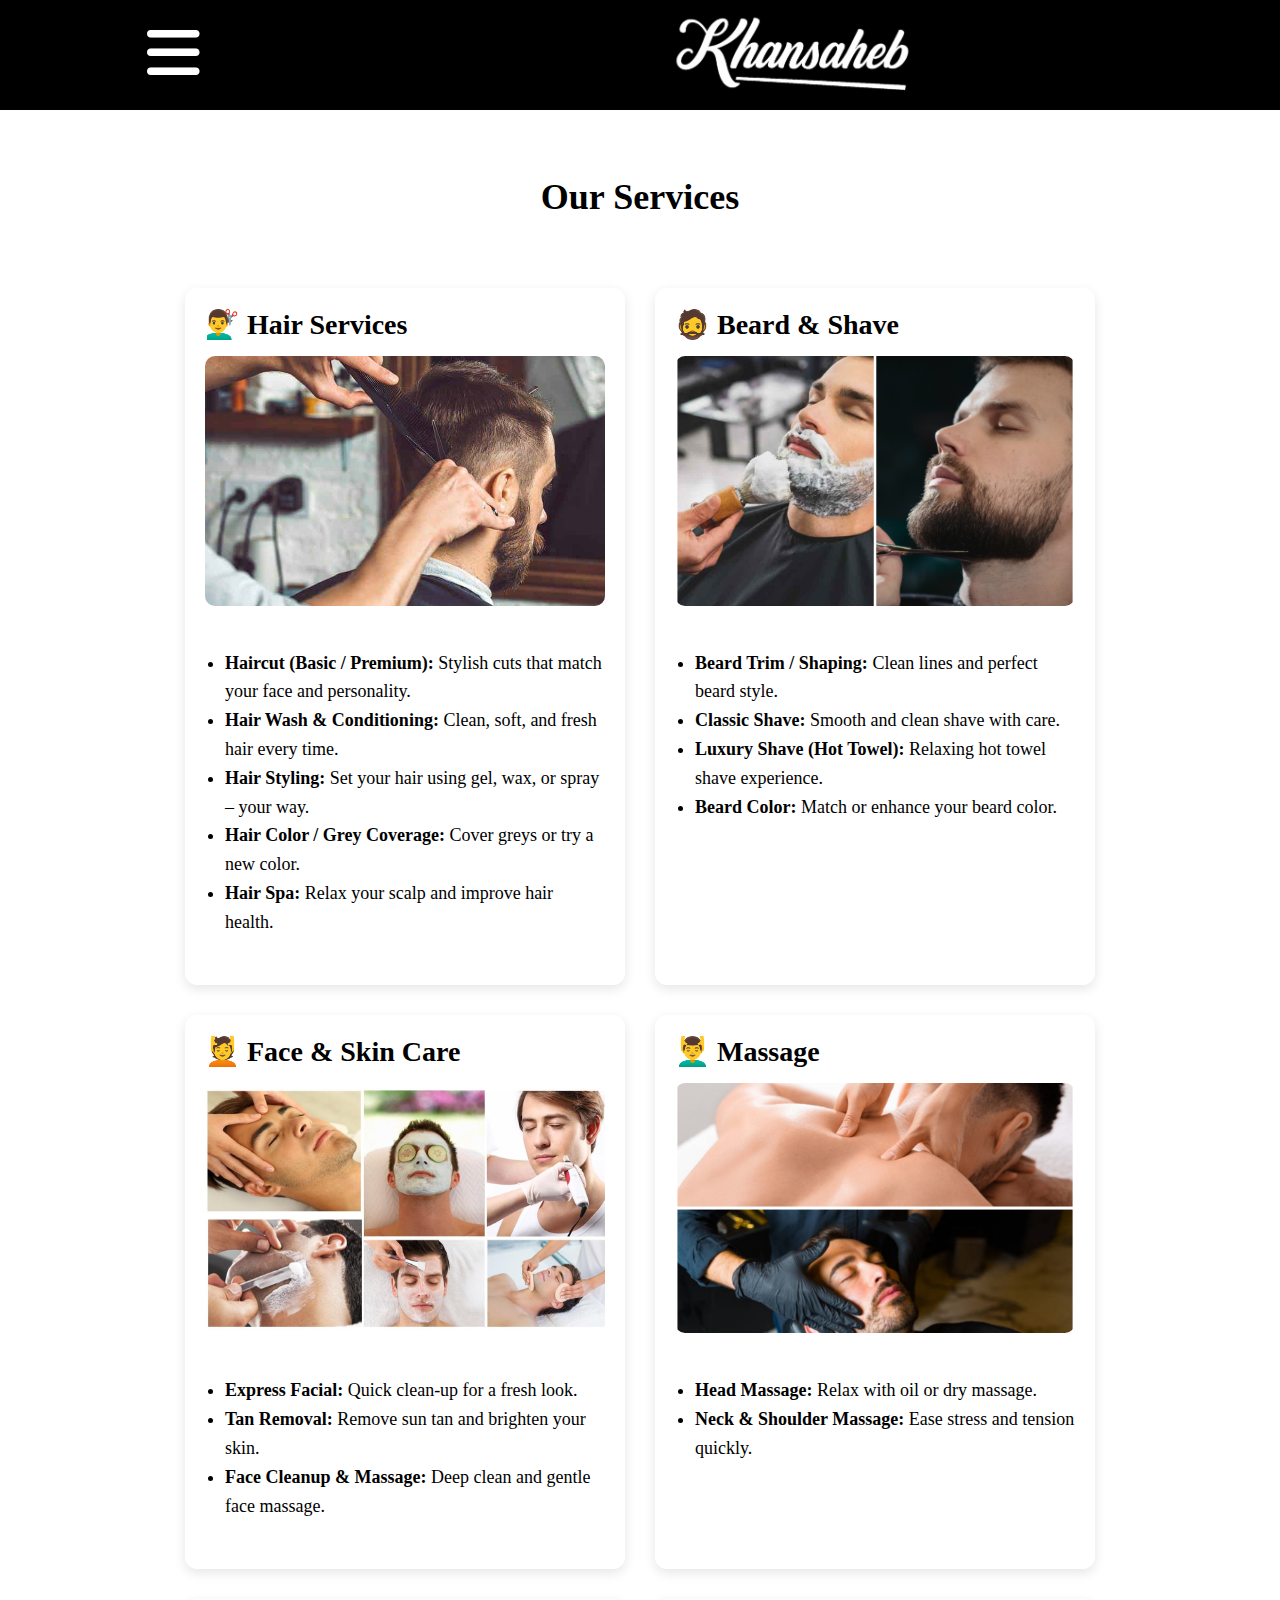
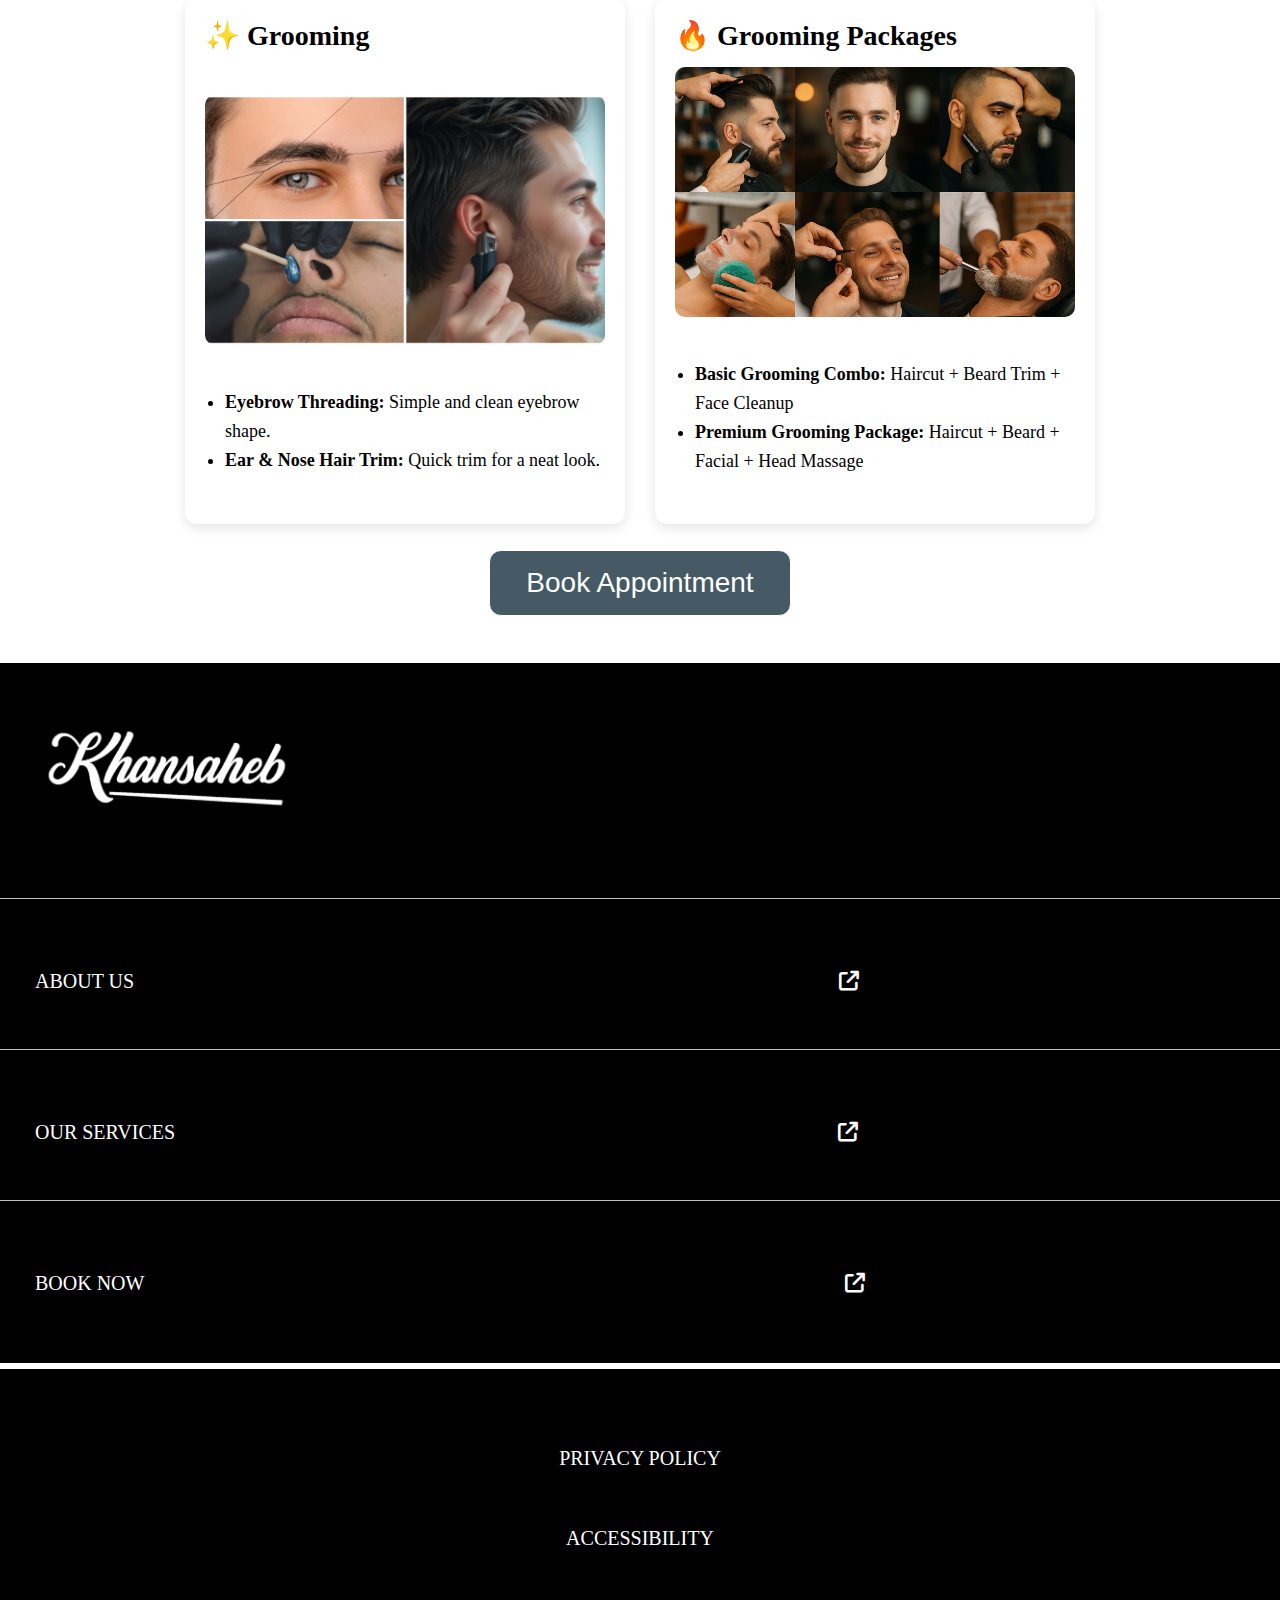
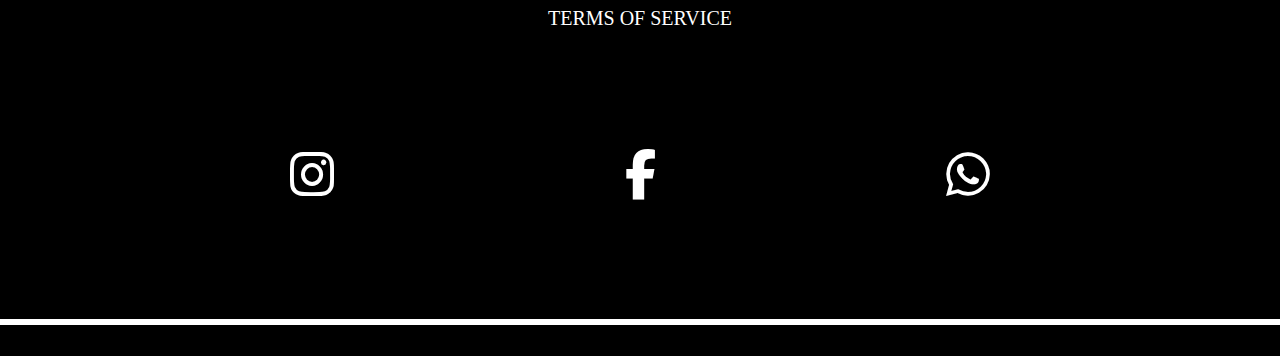
<file: services.html>
<!DOCTYPE html>
<html lang="en">
<head>
    <meta charset="UTF-8">
    <title>services</title>
    <link rel="stylesheet" href="salon.css">
    <link rel="stylesheet" href="services.css">
    <link rel="stylesheet" href="https://cdnjs.cloudflare.com/ajax/libs/font-awesome/6.6.0/css/all.min.css">
</head>
<body>
    <div class="header">
        <div class="nav-bar">
            <button class="nav-btn"><i id="menu-icon" class="fa-solid fa-bars"></i></button>
            <div class="sidebar">
                <ul class="menu-list">
                     <span class="closeBtn">×</span>
                    <li id="home">HOME</li>
                    <li id="about">ABOUT US</li>
                    <li id="services">SERVICES</li>
                    <li id="contact">CONTACT US</li>
                </ul>
            </div>
        </div>
        <div class="logo">
        </div>
    </div>
    <div class="services">
        <section id="services" class="services-section">
  <h2 class="service-main">Our Services</h2>

  <div class="service-category">
    <h3 class="service-sub">💇‍♂️ Hair Services</h3>
    <div class="hair-img"></div>
    <br>
    <ul>
      <li><strong>Haircut (Basic / Premium):</strong> Stylish cuts that match your face and personality.</li>
      <li><strong>Hair Wash & Conditioning:</strong> Clean, soft, and fresh hair every time.</li>
      <li><strong>Hair Styling:</strong> Set your hair using gel, wax, or spray – your way.</li>
      <li><strong>Hair Color / Grey Coverage:</strong> Cover greys or try a new color.</li>
      <li><strong>Hair Spa:</strong> Relax your scalp and improve hair health.</li>
      <br>
    </ul>
  </div>

  <div class="service-category">
    <h3 class="service-sub">🧔 Beard & Shave</h3>
    <div class="beard-img"></div>
    <br>
    <ul>
      <li><strong>Beard Trim / Shaping:</strong> Clean lines and perfect beard style.</li>
      <li><strong>Classic Shave:</strong> Smooth and clean shave with care.</li>
      <li><strong>Luxury Shave (Hot Towel):</strong> Relaxing hot towel shave experience.</li>
      <li><strong>Beard Color:</strong> Match or enhance your beard color.</li>
      <br>
    </ul>
  </div>

  <div class="service-category">
    <h3 class="service-sub">💆 Face & Skin Care</h3>
    <div class="skin-img"></div>
    <br>
    <ul>
      <li><strong>Express Facial:</strong> Quick clean-up for a fresh look.</li>
      <li><strong>Tan Removal:</strong> Remove sun tan and brighten your skin.</li>
      <li><strong>Face Cleanup & Massage:</strong> Deep clean and gentle face massage.</li>
      <br>
    </ul>
  </div>

  <div class="service-category">
    <h3 class="service-sub">💆‍♂️ Massage</h3>
    <div class="massage-img"></div>
    <br>
    <ul>
      <li><strong>Head Massage:</strong> Relax with oil or dry massage.</li>
      <li><strong>Neck & Shoulder Massage:</strong> Ease stress and tension quickly.</li>
      <br>
    </ul>
  </div>

  <div class="service-category">
    <h3 class="service-sub">✨ Grooming</h3>
    <br>
    <div class="grooming-img"></div>
    <br>
    <ul>
      <li><strong>Eyebrow Threading:</strong> Simple and clean eyebrow shape.</li>
      <li><strong>Ear & Nose Hair Trim:</strong> Quick trim for a neat look.</li>
      <br>
    </ul>
  </div>

  <div class="service-category">
    <h3 class="service-sub">🔥 Grooming Packages</h3>
    <div class="pack-img"></div>
    <br>
    <ul>
      <li><strong>Basic Grooming Combo:</strong> Haircut + Beard Trim + Face Cleanup</li>
      <li><strong>Premium Grooming Package:</strong> Haircut + Beard + Facial + Head Massage</li>
      <br>
    </ul>
  </div>
</section>
    </div>
    <div class="btn-box">
            <button id="openpopupBtn" class="btn">Book Appointment</button>
        </div>
    <div class="footerbody">
        <div class="footer">
        <div class="footer-logo"></div>
        <div class="box1">
            <p id="about-page" class="box-text">ABOUT US <i class="fa-solid fa-arrow-up-right-from-square foot-icon1"></i> </p>
        </div>
        <div class="box2">
            <p id="service-page" class="box-text">OUR SERVICES <i class="fa-solid fa-arrow-up-right-from-square foot-icon2"></i> </p>
        </div>
        <div class="box3">
            <p id="form-page" class="box-text">BOOK NOW <i class="fa-solid fa-arrow-up-right-from-square foot-icon3"></i> </p>
        </div>
    </div>
    <div class="footer2">
        <div class="box-footer2 box-1st">
            <p id="privacy-page" class="box-footer2-text">PRIVACY POLICY</p>
        </div>
        <div class="box-footer2">
            <p id="access-page" class="box-footer2-text">ACCESSIBILITY</p>
        </div>
        <div class="box-footer2">
            <p id="terms-page" class="box-footer2-text">TERMS OF SERVICE</p>
        </div>
        <div class="social">
            <i id="insta" class="fa-brands fa-instagram"></i>
            <i id="facebook" class="fa-brands fa-facebook-f"></i>
            <i id="whatsapp" class="fa-brands fa-whatsapp"></i>
        </div>
    </div>
    </div>
  </div>
</div>
    <script src="salon.js"></script>
</body>
</html>
</file>
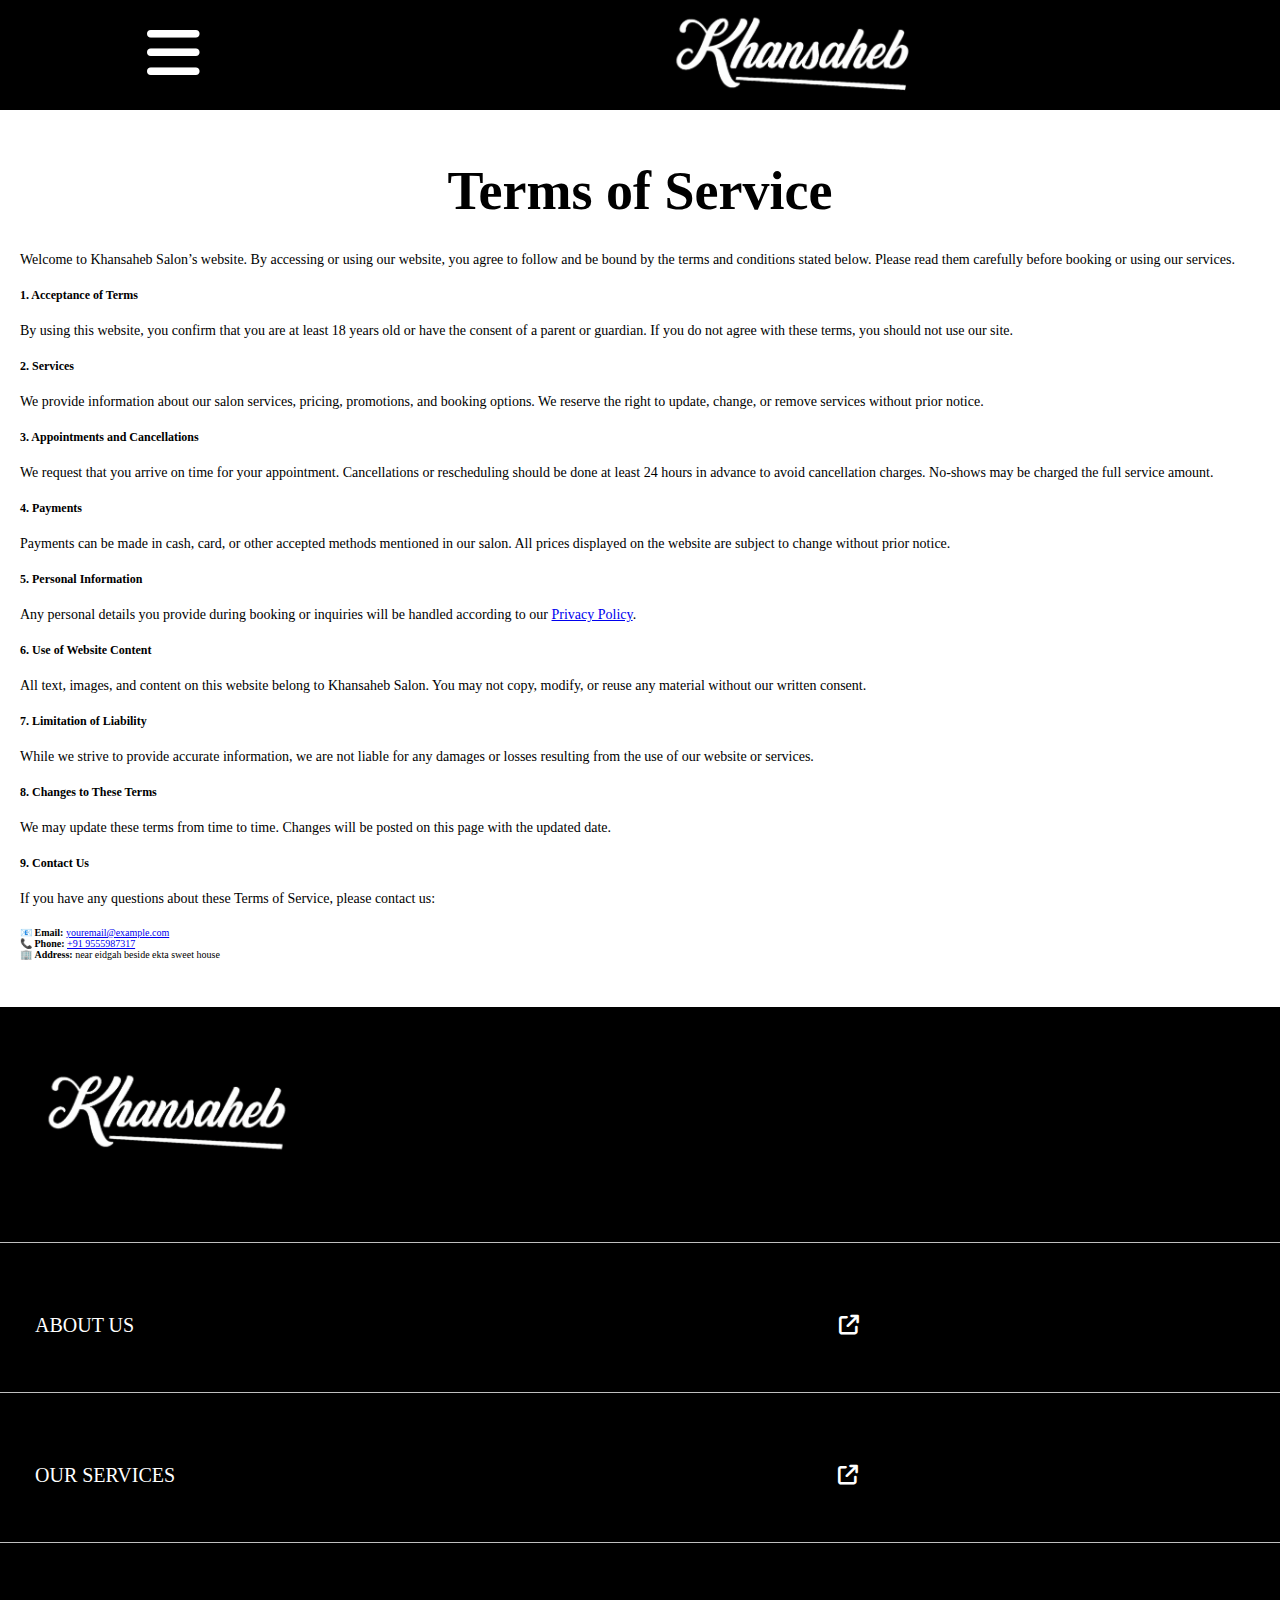
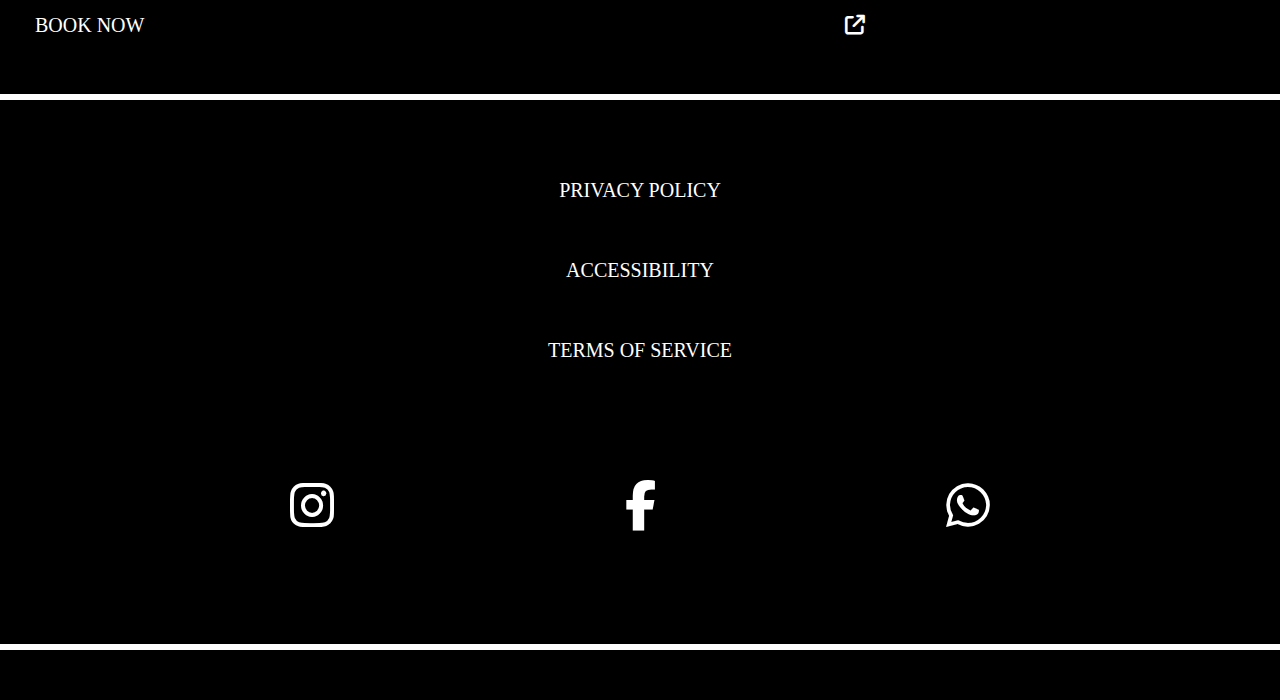
<file: terms.html>
<!DOCTYPE html>
<html lang="en">
<head>
    <meta charset="UTF-8">
    <title>terms page</title>
    <link rel="stylesheet" href="salon.css">
    <link rel="stylesheet" href="term.css">
    <link rel="stylesheet" href="https://cdnjs.cloudflare.com/ajax/libs/font-awesome/6.6.0/css/all.min.css">
</head>
<body>
    <div class="header">
        <div class="nav-bar">
            <button class="nav-btn"><i id="menu-icon" class="fa-solid fa-bars"></i></button>
            <div class="sidebar">
                <ul class="menu-list">
                     <span class="closeBtn">×</span>
                    <li id="home">HOME</li>
                    <li id="about">ABOUT US</li>
                    <li id="services">SERVICES</li>
                    <li id="contact">CONTACT US</li>
                </ul>
            </div>
        </div>
        <div class="logo">
        </div>
    </div>
    <section>
    <div class="terms-head">
        <h2>Terms of Service</h2>
    </div>

    <p class="para">Welcome to Khansaheb Salon’s website. By accessing or using our website, you agree to follow and be bound by the terms and conditions stated below. Please read them carefully before booking or using our services.</p>

    <h3 class="head2">1. Acceptance of Terms</h3>
    <p class="para">By using this website, you confirm that you are at least 18 years old or have the consent of a parent or guardian. If you do not agree with these terms, you should not use our site.</p>

    <h3 class="head2">2. Services</h3>
    <p class="para">We provide information about our salon services, pricing, promotions, and booking options. We reserve the right to update, change, or remove services without prior notice.</p>

    <h3 class="head2">3. Appointments and Cancellations</h3>
    <p class="para">We request that you arrive on time for your appointment. Cancellations or rescheduling should be done at least 24 hours in advance to avoid cancellation charges. No-shows may be charged the full service amount.</p>

    <h3 class="head2">4. Payments</h3>
    <p class="para">Payments can be made in cash, card, or other accepted methods mentioned in our salon. All prices displayed on the website are subject to change without prior notice.</p>

    <h3 class="head2">5. Personal Information</h3>
    <p class="para">Any personal details you provide during booking or inquiries will be handled according to our <a href="privacy.html">Privacy Policy</a>.</p>

    <h3 class="head2">6. Use of Website Content</h3>
    <p class="para">All text, images, and content on this website belong to Khansaheb Salon. You may not copy, modify, or reuse any material without our written consent.</p>

    <h3 class="head2">7. Limitation of Liability</h3>
    <p class="para">While we strive to provide accurate information, we are not liable for any damages or losses resulting from the use of our website or services.</p>

    <h3 class="head2">8. Changes to These Terms</h3>
    <p class="para">We may update these terms from time to time. Changes will be posted on this page with the updated date.</p>

    <h3 class="head2">9. Contact Us</h3>
    <p class="para">If you have any questions about these Terms of Service, please contact us:</p>

    <p class="contact">
        📧 <strong>Email:</strong> <a href="mailto:youremail@example.com">youremail@example.com</a><br>
        📞 <strong>Phone:</strong> <a href="tel:+919555987317">+91 9555987317</a><br>
        🏢 <strong>Address:</strong> near eidgah beside ekta sweet house
    </p>
</section>
<div class="footerbody">
        <div class="footer">
        <div class="footer-logo"></div>
        <div class="box1">
            <p id="about-page" class="box-text">ABOUT US <i class="fa-solid fa-arrow-up-right-from-square foot-icon1"></i> </p>
        </div>
        <div class="box2">
            <p id="service-page" class="box-text">OUR SERVICES <i class="fa-solid fa-arrow-up-right-from-square foot-icon2"></i> </p>
        </div>
        <div class="box3">
            <p id="form-page" class="box-text">BOOK NOW <i class="fa-solid fa-arrow-up-right-from-square foot-icon3"></i> </p>
        </div>
    </div>
    <div class="footer2">
        <div class="box-footer2 box-1st">
            <p id="privacy-page" class="box-footer2-text">PRIVACY POLICY</p>
        </div>
        <div class="box-footer2">
            <p id="access-page" class="box-footer2-text">ACCESSIBILITY</p>
        </div>
        <div class="box-footer2">
            <p id="terms-page" class="box-footer2-text">TERMS OF SERVICE</p>
        </div>
        <div class="social">
            <i id="insta" class="fa-brands fa-instagram"></i>
            <i id="facebook" class="fa-brands fa-facebook-f"></i>
            <i id="whatsapp" class="fa-brands fa-whatsapp"></i>
        </div>
    </div>
    </div>
  </div>
</div>
<script src="salon.js"></script>
</body>
</html>
</file>
<file: salon.css>
* {
    margin: 0;
    padding: 0;
}

.body {
    background-color: #bfbfbf;
    font-family: sans-serif;
}

.header {
    height: 110px;
    background-color: black;
    display: flex;
    align-items: center;
}

.nav-bar {
    width: 90px;
    color: white;
    text-align: center;
    font-size: 50px;
    margin-left: 10%;
}

.nav-btn{
  background: none;
  border: none;
  padding: 0;
  margin: 0;
}

#menu-icon {
  font-size: 60px;
  color: white;
  cursor: pointer;
}

.sidebar {
  position: fixed;
  top: 0;
  left: -100%;
  width: 500px;
  height: 30%;
  background: black;
  border-top-right-radius: 5%;
  border-bottom-right-radius: 5%;
  border-top-right: 2px solid #bfbfbf;
  border-bottom-right: 2px solid #bfbfbf;
  border-right: 2px solid #bfbfbf;
  border-top: 2px solid #bfbfbf;
  border-bottom: 2px solid #bfbfbf;
  color: white;
  padding: 10px;
  transition: left 0.3s;
  display: flex;
  align-items: center;
  z-index: 1000; 
}

.sidebar li{
    margin-top: 60px;
    margin-left: 70px;
    list-style:none;
}

.sidebar.open {
  left: 0;
}

.closeBtn {
  position: absolute;
  top: 12px;
  right: 30px;
  font-size: 60px;
  cursor: pointer;
}

.menu-list li{
    cursor: pointer;
    transition: background-color 0.3s;
}


.logo {
    height: 125px;
    width: 255px;
    background-image: url("Khansaheb.png");
    background-size: cover;
    background-repeat: no-repeat;
    margin-bottom: 25px;
    margin-left: 35%;
}

.book-image {
    height: 800px;
    background-image: url("book-img.png");
    background-size: cover;
    background-position: center;
}

.text {
    position: absolute;
    top: 40%;
    left: 50%;
    transform: translate(-50%, -50%);
    text-align: center;
    color: black;
    background-color: rgba(255, 255, 255, 0.3);
    padding: 20px 40px;              /* Space around text */
    border-radius: 12px;
    box-shadow: 0 4px 20px rgba(0, 0, 0, 0.3); /* Optional shadow */
    text-align: center;
}

.text h1 {
    font-size: 38px;
    font-weight: bold;
    white-space: nowrap;
    overflow: hidden;
    text-overflow: ellipsis;     /* optional: shows "..." if text overflows */
}

.body-box {
    position: relative;
    width: 100%;
}

.btn {
    padding: 16px 36px;
    font-size: 28px;
    border: 1px solid white;
    background: #455A64;
    color: white;
    font-weight: 500;
    border-radius: 12px;
    cursor: pointer;
    transition: background 0.3s ease;
}

.btn:hover {
    background: #1c313a;
}

.body-box .btn {
    position: absolute;
    top: 65%;
    left: 50%;
    transform: translate(-50%, -50%);
}

.body-box2{
    background-color: #bfbfbf;
    height:100%;
    width: 100%;
    color:black;
    display: flex;
    justify-content:center;
    align-items:center;
    text-align: centre;
}

.body-box2 p{
    font-size: 30px;
    font-weight:500;
    margin-left:15px;
    margin-top:40px;
    margin-bottom:40px;
}

.img1{
    background-image: url("img1.png");
    background-size: cover;
    background-position: center;
    height:800px;
    width:80%;
    display: flex;
    justify-content: center;
    align-items: center;
    margin-left:90px;
    margin-bottom:40px;
    border: 10px solid black;
}

.img2{
    background-image: url("img2.png");
    background-size: cover;
    background-position: center;
    height:800px;
    width:80%;
    display: flex;
    justify-content: center;
    align-items: center;
    margin-left:90px;
    margin-bottom:40px;
    border: 10px solid black;
}

.img3{
    background-image: url("img3.png");
    background-size: cover;
    background-position: center;
    height:800px;
    width:80%;
    display: flex;
    justify-content: center;
    align-items: center;
    margin-left:90px;
    border: 10px solid black;
}

.footerbody{
    background-color: black;
    height: 1300px;
}

.footer{
    background-color: black;
    height: 700px;
    border-bottom: 6px solid white;
    border-top: 7px solid white;
    margin-top: 40px;
}

.footer-logo{
    height: 120px;
    width: 260px;
    background-image: url('logo-img2.png');
    background-size: cover;
    margin-top: 30px;
    margin-left: 3%;
}

.box1{
    height: 150px;
    border-top: 1px solid #bfbfbf;
    margin-top: 85px;
    display: flex;
    align-items: center;
}

.box2{
    height: 150px;
    border-top: 1px solid #bfbfbf;
    display: flex;
    align-items: center;
}

.box3{
    height: 150px;
    border-top: 1px solid #bfbfbf;
    display: flex;
    align-items: center;
}

.box-text{
    color: white;
    margin-top: 15px;
    margin-left: 35px;
    font-weight: 500;
    font-size: 20px;
    cursor: pointer;
}

.foot-icon1{
    margin-left: 700px;
    cursor: pointer;
}
.foot-icon2{
    margin-left: 658px;
    cursor: pointer;
}
.foot-icon3{
    margin-left: 696px;
    cursor: pointer;
}


.footer2{
    height:500px;
    background-color: black;
    justify-content: center;
    align-items: center;
    border-bottom: 6px solid white;
}

.box-footer2{
    height: 80px;
    display: flex;
    background-color: black;
    color: white;
    justify-content: center;
    align-items: center;
}

.box-footer2-text{
    font-size: 20px;
    font-weight: 400;
    cursor: pointer;
}

.box-1st{
    margin-top: 50px;
}

.social{
    height: 70px;
    display: flex;
    justify-content: space-evenly;
    margin-top: 90px;
    color: white;
    font-size: 50px;
}

#insta , #facebook , #whatsapp{
    cursor: pointer;
}
</file>
<file: aboutus.css>
.about-img{
    background-image: url('about.png');
    height:750px;
    width: 100%;
    background-size: cover;
}

.about-text{
    height:100%;
    width:100%;
    font-size:30px;
    margin-top:40px;
    margin-bottom:5%;
    text-align: start;
}

.about-text p , h2 , li , blockquote{
    font-weight: 450;
    padding-left: 15px;
    padding-right: 10px;
}

.btn-about{
    display: flex;
    align-items: center;
    justify-content:center;
    margin-bottom:5%;
}
</file>
<file: accessibility.css>
.access-head{
    display: flex;
    justify-content: center;
    text-align: center;
    margin-top: 30px;
    margin-bottom: 40px;
    font-size: 38px;
}

.para{
    font-size: 12px;
    padding-left: 10px;
    padding-right: 10px;
    font-weight: 400;
    margin-bottom: 10px;
}

.head2{
    font-size: 14px;
    padding-left: 10px;
    margin-bottom: 10px;
}

.contact{
    padding-left: 12px;
    margin-bottom: 20px;
    font-size: 9px;
}
</file>
<file: form.css>
*{
    margin: 0;
}
.form-body{
  font-family: Arial, sans-serif;
  width: 600px;
  height: 800px;
  margin-top: 280px;
  margin-bottom: 280px;
  margin-left: 190px;
  padding-left: 30px;
  padding-right: 30px;
  padding-top: 30px;
  border: 1px solid #ccc;
  border-radius: 8px;
  background: #f9f9f9;
}

.h2 {
  text-align: center;
  margin-bottom: 20px;
}

.appointment-form label {
  display: block;
  margin-top: 15px;
  font-weight: bolder;
}

.appointment-form input,
.appointment-form textarea,
.appointment-form select {
  width: 100%;
  padding: 8px;
  margin-top: 6px;
  border: 1px solid #aaa;
  border-radius: 4px;
  box-sizing: border-box;
  font-size: 14px;
}

.appointment-form select {
  background-color: white;
  appearance: none;
  -webkit-appearance: none;
  -moz-appearance: none;
  cursor: pointer;
}

.appointment-form button {
  margin-top: 20px;
  padding: 12px;
  width: 100%;
  background-color: #2A313E;
  color: white;
  border: none;
  font-size: 16px;
  border-radius: 4px;
  cursor: pointer;
  transition: background-color 0.3s ease;
}

.appointment-form button:hover {
  background-color: #0056b3;
}

.required {
  color: red;
}

.note {
  font-size: 15px;
  color: #555;
  margin-left: 5px;
}

.opt-h {
  background-color: #f2f2f2;
  color: black;
  font-style: normal;
   font-weight: 700;
}
</file>
<file: privacy.css>
.privacy-head{
    display: flex;
    justify-content: center;
    align-items: center;
    text-align: center;
    margin-top: 40px;
    margin-bottom: 20px;
    font-size: 38px;
}

.date{
    padding-left: 10px;
    font-size: 8px;
    padding-right: 10px;
    margin-bottom: 20px;
}

.para1{
    padding-left: 10px;
    font-size: 12px;
    padding-right: 10px;
}
.links{
    padding-left: 10px;
    font-size: 10px;
    padding-right: 10px;
    margin-top: 20px;
    margin-bottom: 20px;
}

.head{
    padding-left: 10px;
    font-size: 12px;
    padding-right: 10px;
}

.para{
    padding-left: 10px;
    font-size: 10px;
    padding-right: 10px;
    padding-top: 10px;
    padding-bottom: 10px;
}

.para6{
    padding-left: 10px;
    padding-right: 10px;
    padding-bottom: 10px;        
}

.data{
    padding-left: 10px;
    font-size: 11px;
    padding-right: 10px;
    padding-bottom: 10px;
    padding-top: 10px;
}

.line{
    margin-bottom: 20px;
}

.lastpara{
        padding-bottom: 10px;
        padding-left: 10px;
        margin-top: 20px;
        margin-bottom: 30px;
        font-size: 8px;
}
</file>
<file: services.css>
.services {
    display: flex;
    justify-content: center;
    padding: 2% 4%;
    font-size: 25px;
}

/* Section container */
.services-section {
    display: flex;
    flex-wrap: wrap;    /* ✅ allows wrapping for small screens */
    gap: 30px;
    justify-content: center;
    width: 100%;
}

/* Main heading */
.service-main {
    font-size: 36px;
    text-align: center;
    margin: 40px auto;
    width: 100%;
}

/* Sub headings */
.service-sub {
    font-size: 28px;
    margin-bottom: 15px;
}

/* Each service box */
.service-category {
    flex: 1 1 350px;
    max-width: 400px;
    padding: 20px;
    border-radius: 12px;
    box-shadow: 0 4px 12px rgba(0,0,0,0.1);
    background: #fff;
}

/* Lists */
.service-category ul {
    font-size: 18px;
    line-height: 1.6;
    padding-left: 20px;
}

/* ===== Common image box style ===== */
.hair-img, .beard-img, .skin-img, .massage-img, .grooming-img, .pack-img {
    width: 100%;
    height: 250px;
    background-size: cover;
    background-position: center;
    border-radius: 10px;
    margin-bottom: 15px;
}

/* ===== Individual service images ===== */
.hair-img {
    background-image: url('hair.png');
}
.beard-img {
    background-image: url('beard.png');
}
.skin-img {
    background-image: url('skin.png');
}
.massage-img {
    background-image: url('massage.png');
}
.grooming-img {
    background-image: url('grooming.png');
}
.pack-img {
    background-image: url('pack.png');
}


.btn-service{
    display: flex;
    justify-content: center;
    align-items: center;
}
.btn-box{
    display: flex;
    justify-content: center;
    align-items: center;
}
</file>
<file: term.css>
* {
    margin: 0;
    padding: 0;
    box-sizing: border-box;
}

.terms-head{
    display: flex;
    justify-content: center;
    text-align: center;
    margin-top: 50px;
    margin-bottom: 30px;
    font-size: 36px;
}

.para{
    font-size: 14px;
    margin-bottom: 20px;
    margin-top: 20px;
    margin-left: 20px;
    margin-right: 10px;
}

.head2{
    font-size: 12px;
    margin-left: 20px;
    margin-right: 10px;
}
.contact{
    font-size: 10px;
    margin-left: 20px;
}
</file>
